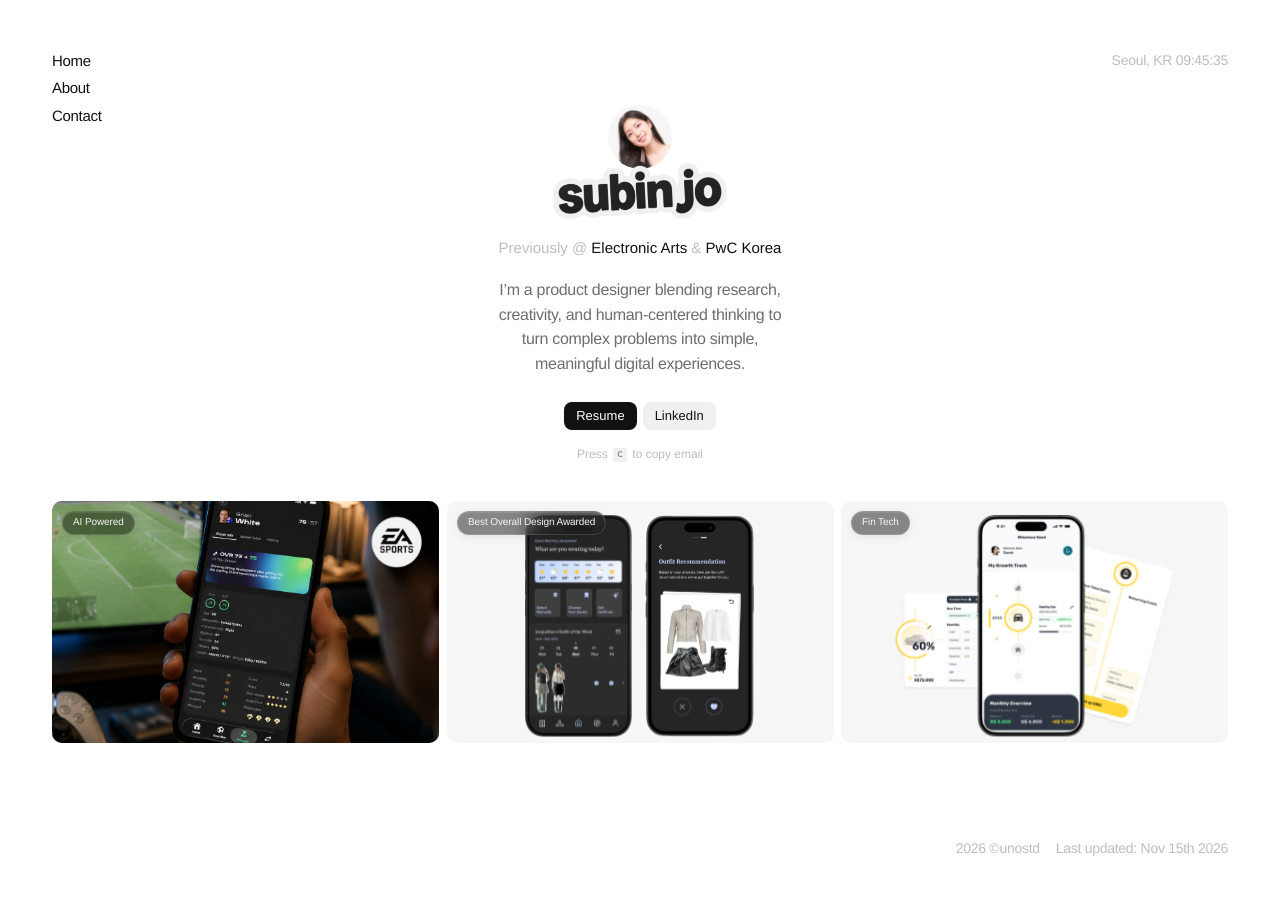
<file: index.html>
<!doctype html>
<!-- asset-build: 202611102305 -->
<html lang="en">
  <head>
    <meta charset="UTF-8" />
    <meta name="viewport" content="width=device-width, initial-scale=1.0" />
    <title>Subin Jo • Product Designer</title>
    <link rel="icon" href="/assets/home/sj.svg?v=2" type="image/svg+xml" />
    <link rel="apple-touch-icon" href="/assets/home/sj-touch.png" />
    <meta
      name="description"
      content="Portfolio of Subin Jo, a product designer creating meaningful experiences that connect people and ideas worldwide."
    />
    <meta property="og:type" content="website" />
    <meta property="og:site_name" content="Subin Jo" />
    <meta property="og:url" content="https://subinjo.com/" />
    <meta property="og:title" content="Subin Jo • Product Designer" />
    <meta
      property="og:description"
      content="Portfolio of Subin Jo, a product designer creating meaningful experiences that connect people and ideas worldwide."
    />
    <meta property="og:image" content="https://subinjo.com/assets/home/og-share.jpg" />
    <meta property="og:image:secure_url" content="https://subinjo.com/assets/home/og-share.jpg" />
    <meta property="og:image:type" content="image/jpeg" />
    <meta property="og:image:width" content="1200" />
    <meta property="og:image:height" content="630" />
    <meta name="twitter:card" content="summary_large_image" />
    <meta name="twitter:title" content="Subin Jo • Product Designer" />
    <meta
      name="twitter:description"
      content="Portfolio of Subin Jo, a product designer creating meaningful experiences that connect people and ideas worldwide."
    />
    <meta name="twitter:image" content="https://subinjo.com/assets/home/og-share.jpg" />
    <link rel="image_src" href="https://subinjo.com/assets/home/og-share.jpg" />
    <link rel="preconnect" href="https://fonts.googleapis.com" />
    <link rel="preconnect" href="https://fonts.gstatic.com" crossorigin />
    <link
      href="https://fonts.googleapis.com/css2?family=Caveat:wght@500;600&family=Reddit+Mono:wght@300;400;500&display=swap"
      rel="stylesheet"
    />
    <link rel="stylesheet" href="/styles.css?v=202611171906" />
    <!-- home layout v202611110048 -->
    <style>
      body.home-page .home-work {
        --home-work-gap: 8px !important;
        gap: 8px !important;
        column-gap: 8px !important;
        row-gap: 8px !important;
      }

      @media (min-width: 961px) {
        body.home-page {
          --home-edge-inline: clamp(28px, 4.2vw, 52px);
        }

        body.home-page .home-layout {
          padding-left: var(--home-edge-inline) !important;
          padding-right: var(--home-edge-inline) !important;
        }

        body.home-page .home-sidebar {
          left: var(--home-edge-inline) !important;
        }

        body.home-page .home-clock {
          right: var(--home-edge-inline) !important;
          text-align: right !important;
        }

        body.home-page .home-main {
          align-items: stretch !important;
        }

        body.home-page .home-main-inner {
          width: 100% !important;
          max-width: none !important;
          align-items: stretch !important;
          margin-left: auto !important;
          margin-right: auto !important;
        }

        body.home-page .home-work {
          width: 100% !important;
          max-width: none !important;
          margin-left: 0 !important;
          margin-right: 0 !important;
          padding: 0 !important;
        }

        body.home-page .home-work-media {
          aspect-ratio: 16 / 10 !important;
        }

        body.home-page:not(.about-page) .home-topbar {
          margin-bottom: clamp(14px, 2.6vh, 34px) !important;
        }

        body.home-page:not(.about-page) .home-layout {
          padding-top: clamp(34px, 4.8vw, 62px) !important;
        }

        body.home-page:not(.about-page) .home-work {
          margin-top: clamp(18px, 3.2vh, 34px) !important;
        }
      }
    </style>
  </head>
  <body class="home-page">
    <div class="home-layout">
      <aside class="home-sidebar" aria-label="Site navigation">
        <nav class="home-sidebar-nav">
          <ul class="home-sidebar-list">
            <li>
              <a class="home-sidebar-link is-active" href="/" aria-current="page">Home</a>
            </li>
            <li>
              <a class="home-sidebar-link" href="/about-me/">About</a>
            </li>
            <li class="home-sidebar-group" tabindex="0">
              <span class="home-sidebar-label home-sidebar-contact">Contact</span>
              <ul class="home-sidebar-sublist">
                <li class="home-sidebar-email-item">
                  <span class="home-sidebar-sub-arrow" aria-hidden="true">↳</span>
                  <button class="home-sidebar-link home-sidebar-button is-muted" type="button" data-home-copy-email>
                    Email
                  </button>
                  <span class="home-copy-flash home-sidebar-copy-flash" role="status" aria-live="polite" hidden
                    >copied!</span
                  >
                </li>
                <li>
                  <a
                    class="home-sidebar-link is-muted"
                    href="https://www.linkedin.com/in/subinjo68/"
                    target="_blank"
                    rel="noreferrer"
                    >LinkedIn</a
                  >
                </li>
                <li>
                  <a class="home-sidebar-link is-muted" href="/resume.html" target="_blank" rel="noreferrer">Resume</a>
                </li>
              </ul>
            </li>
          </ul>
        </nav>
      </aside>

      <main class="home-main" id="home">
        <div class="home-main-inner">
        <header class="home-topbar">
          <p class="home-clock" id="home-clock" aria-live="polite">Seoul, KR —:—:—</p>
        </header>

        <section class="home-intro" aria-label="Introduction">
          <div class="home-identity">
          <div class="home-avatar-wrap" tabindex="0" aria-label="Subin Jo">
            <svg class="home-avatar-greeting" viewBox="0 0 100 100" aria-hidden="true">
              <defs>
                <path id="home-avatar-greeting-arc" d="M 12 52 A 39 39 0 1 1 88 52" />
              </defs>
              <text>
                <textPath href="#home-avatar-greeting-arc" startOffset="50%" text-anchor="middle">hi there!</textPath>
              </text>
            </svg>
            <span class="home-avatar-disk" aria-hidden="true"></span>
            <span class="home-avatar-photo">
              <img
                class="home-avatar"
                src="/assets/home/home-avatar.png"
                alt=""
                width="64"
                height="64"
                decoding="async"
              />
            </span>
          </div>
          <h1 class="home-name">
            <img
              class="home-name-logo"
              src="/assets/home/subinjo.svg"
              alt="Subin Jo"
              width="206"
              height="78"
              decoding="async"
            />
          </h1>
          </div>
          <p class="home-prev">Previously @ <span>Electronic Arts</span> &amp; <span>PwC Korea</span></p>
          <p class="home-bio">
            I’m a product designer blending research, creativity, and human-centered thinking to turn complex problems into
            simple, meaningful digital experiences.
          </p>
          <div class="home-actions">
            <div class="home-cta">
              <a class="home-cta-button home-cta-button-primary" href="/resume.html" target="_blank" rel="noreferrer">Resume</a>
              <a
                class="home-cta-button home-cta-button-secondary"
                href="https://www.linkedin.com/in/subinjo68/"
                target="_blank"
                rel="noreferrer"
                >LinkedIn</a
              >
            </div>
            <div class="home-copy-hint-row">
              <p class="home-copy-hint" id="home-copy-hint">
                Press <kbd>c</kbd> to copy email
              </p>
              <span class="home-copy-flash" id="home-copy-flash" role="status" aria-live="polite" hidden>copied!</span>
            </div>
          </div>
        </section>

        <section class="home-work" aria-label="Selected work">
          <a class="home-work-card home-work-card--ea" href="/ea-games/">
            <div class="home-work-media" aria-hidden="true">
              <div class="home-work-tags">
                <span class="home-work-tag">AI Powered</span>
              </div>
              <img src="/assets/home/ea-preview.svg?v=2" alt="" loading="lazy" decoding="async" />
            </div>
            <h2 class="home-work-title">AI Powered Second Screen Experience</h2>
          </a>

          <a class="home-work-card" href="/identifit/">
            <div class="home-work-media" aria-hidden="true">
              <div class="home-work-tags">
                <span class="home-work-tag">Best Overall Design Awarded</span>
              </div>
              <img src="/assets/home/identifit-preview.svg" alt="" loading="lazy" decoding="async" />
            </div>
            <h2 class="home-work-title">Digital Closet &amp; Outfit Planning</h2>
          </a>

          <a class="home-work-card" href="/milestone/">
            <div class="home-work-media" aria-hidden="true">
              <div class="home-work-tags">
                <span class="home-work-tag">Fin Tech</span>
              </div>
              <img src="/assets/home/milestone-preview.svg" alt="" loading="lazy" decoding="async" />
            </div>
            <h2 class="home-work-title">Goal-Based Financial Planning</h2>
          </a>
        </section>

        <footer class="home-footer">
          <p>2026 ©unostd<span class="home-footer-updated">Last updated: Nov 15th 2026</span></p>
        </footer>
        </div>
      </main>
    </div>

    <script src="/script.js?v=202611110055"></script>
  </body>
</html>
</file>
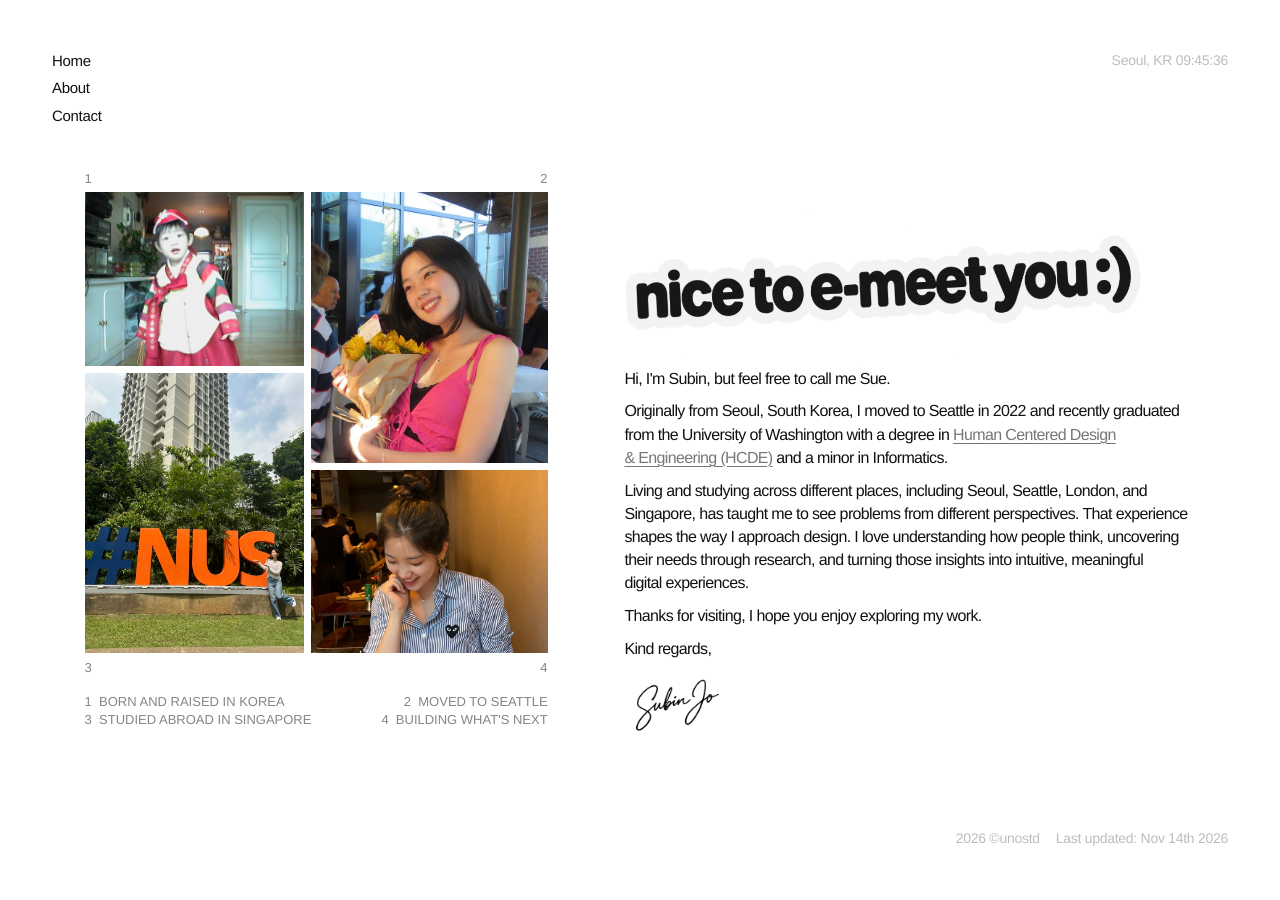
<file: about-me/index.html>
<!doctype html>
<html lang="en">
  <head>
    <meta charset="UTF-8" />
    <meta name="viewport" content="width=device-width, initial-scale=1.0" />
    <title>Subin Jo • Product designer</title>
    <link rel="icon" href="/assets/home/sj.svg?v=2" type="image/svg+xml" />
    <link rel="apple-touch-icon" href="/assets/home/sj-touch.png" />
    <link rel="preconnect" href="https://fonts.googleapis.com" />
    <link rel="preconnect" href="https://fonts.gstatic.com" crossorigin />
    <link
      href="https://fonts.googleapis.com/css2?family=Caveat:wght@500;600&family=Instrument+Sans:wght@300;400;500&family=Instrument+Serif:ital@0;1&family=Reddit+Mono:wght@300;400;500&display=swap"
      rel="stylesheet"
    />
    <link rel="stylesheet" href="/styles.css?v=202611142206" />
    <style>
      .about-page .about-greeting {
        animation: none !important;
        transform: rotate(-3deg) !important;
      }

      html:has(body.about-page.home-page) {
        overflow: hidden;
        height: 100%;
      }

      body.about-page.home-page {
        overflow: hidden;
        height: 100svh;
      }

      @media (min-width: 961px) {
        body.about-page.home-page {
          --home-edge-inline: clamp(28px, 4.2vw, 52px);
        }

        body.about-page.home-page .home-layout {
          padding-left: var(--home-edge-inline) !important;
          padding-right: var(--home-edge-inline) !important;
        }

        body.about-page.home-page .home-sidebar {
          left: var(--home-edge-inline) !important;
        }

        body.about-page.home-page .home-clock {
          right: var(--home-edge-inline) !important;
          text-align: right !important;
        }

        body.about-page.home-page .home-main {
          align-items: stretch !important;
        }

        body.about-page.home-page .home-main-inner {
          width: 100% !important;
          max-width: none !important;
          align-items: stretch !important;
        }

        body.about-page.home-page .about-home-footer {
          align-self: stretch !important;
          width: 100% !important;
          justify-content: flex-end !important;
          padding-right: 0 !important;
        }

        body.about-page.home-page .about-home-footer p {
          text-align: right !important;
        }
      }
    </style>
  </head>
  <body class="about-page home-page">
  <div class="home-layout">
      <aside class="home-sidebar" aria-label="Site navigation">
        <nav class="home-sidebar-nav">
          <ul class="home-sidebar-list">
            <li>
              <a class="home-sidebar-link" href="/">Home</a>
            </li>
            <li>
              <a class="home-sidebar-link is-active" href="/about-me/" aria-current="page">About</a>
            </li>
            <li class="home-sidebar-group" tabindex="0">
              <span class="home-sidebar-label home-sidebar-contact">Contact</span>
              <ul class="home-sidebar-sublist">
                <li class="home-sidebar-email-item">
                  <span class="home-sidebar-sub-arrow" aria-hidden="true">↳</span>
                  <button class="home-sidebar-link home-sidebar-button is-muted" type="button" data-home-copy-email>
                    Email
                  </button>
                  <span class="home-copy-flash home-sidebar-copy-flash" role="status" aria-live="polite" hidden
                    >copied!</span
                  >
                </li>
                <li>
                  <a
                    class="home-sidebar-link is-muted"
                    href="https://www.linkedin.com/in/subinjo68/"
                    target="_blank"
                    rel="noreferrer"
                    >LinkedIn</a
                  >
                </li>
                <li>
                  <a class="home-sidebar-link is-muted" href="/resume.html" target="_blank" rel="noreferrer">Resume</a>
                </li>
              </ul>
            </li>
          </ul>
        </nav>
      </aside>

      <main class="home-main">
        <div class="home-main-inner">
        <header class="home-topbar">
          <p class="home-clock" id="home-clock" aria-live="polite">Seoul, KR —:—:—</p>
        </header>

        <div class="about-shell">
      <section class="about-content" aria-label="About Subin Jo">
        <div class="about-collage" aria-label="Personal photo collage">
          <figure class="about-photo about-photo-1">
            <span class="photo-number">1</span>
            <img src="/assets/about/about-1.jpeg" alt="Subin as a child" />
          </figure>

          <figure class="about-photo about-photo-2">
            <span class="photo-number">2</span>
            <img src="/assets/about/about-2.jpeg" alt="Subin after moving to Seattle" />
          </figure>

          <figure class="about-photo about-photo-3">
            <span class="photo-number">3</span>
            <img src="/assets/about/about-3.jpeg" alt="Subin studying abroad in Singapore" />
          </figure>

          <figure class="about-photo about-photo-4">
            <span class="photo-number">4</span>
            <img src="/assets/about/about-4.jpeg" alt="Subin building what is next" />
          </figure>

          <div class="about-caption">
            <span>1&nbsp; Born and raised in Korea</span>
            <span>2&nbsp; Moved to Seattle</span>
            <span>3&nbsp; Studied abroad in Singapore</span>
            <span>4&nbsp; Building what's next</span>
          </div>
        </div>

        <article class="about-letter">
          <h1 class="about-title">
            <img
              class="about-greeting"
              src="/assets/about/nice-to-e-meet-you.svg"
              alt="nice to e-meet you :)"
              width="973"
              height="302"
              decoding="async"
            />
          </h1>

          <p>Hi, I'm Subin, but feel free to call me Sue.</p>

          <p class="about-degree-copy">
            Originally from Seoul, South Korea, I moved to Seattle in 2022 and recently graduated from the University of Washington with a degree in
            <span class="hcde-tooltip-wrap about-hcde-tooltip-wrap" tabindex="0">
              <span class="hcde-link">Human Centered Design</span>
              <span class="hcde-tooltip" role="tooltip">
                <strong>What is HCDE?</strong>
                <span>We learn how people think &amp; use that<br />to design better tech (｡'ᴗ'｡)ﾉ*</span>
              </span>
            </span>
            <span class="about-hcde-second-line">
              <span class="hcde-tooltip-wrap about-hcde-tooltip-wrap" tabindex="0">
                <span class="hcde-link">&amp; Engineering (HCDE)</span>
                <span class="hcde-tooltip" role="tooltip">
                  <strong>What is HCDE?</strong>
                  <span>We learn how people think &amp; use that<br />to design better tech (｡'ᴗ'｡)ﾉ*</span>
                </span>
              </span>
              and a minor in Informatics.
            </span>
          </p>

          <p>
            Living and studying across different places, including Seoul, Seattle, London, and Singapore, has taught me to see problems from different perspectives. That experience shapes the way I approach design. I love understanding how people think, uncovering their needs through research, and turning those insights into intuitive, meaningful digital experiences.
          </p>

          <p>Thanks for visiting, I hope you enjoy exploring my work.</p>

          <p>Kind regards,</p>

          <img class="about-signature" src="/assets/about/signature.png" alt="Subin Jo signature" />

        </article>
      </section>
        </div>

        <footer class="home-footer about-home-footer">
          <p>2026 ©unostd<span class="home-footer-updated">Last updated: Nov 14th 2026</span></p>
        </footer>
        </div>
      </main>
    </div>

    <script src="/script.js?v=202611110055"></script>
  </body>
</html>
</file>
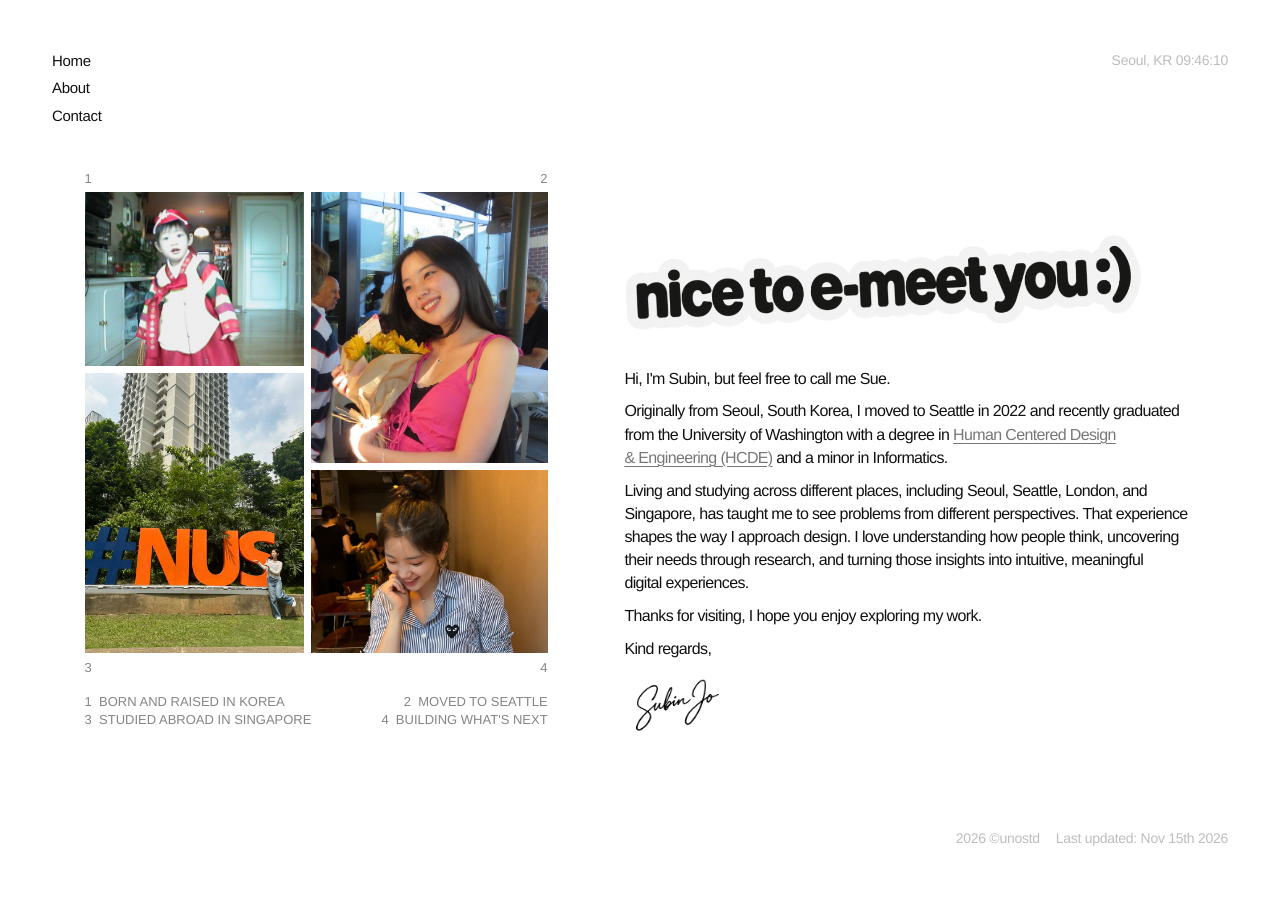
<file: about-me.html>
<!doctype html>
<html lang="en">
  <head>
    <meta charset="UTF-8" />
    <meta name="viewport" content="width=device-width, initial-scale=1.0" />
    <title>Subin Jo • Product designer</title>
    <link rel="icon" href="/assets/home/sj.svg?v=2" type="image/svg+xml" />
    <link rel="apple-touch-icon" href="/assets/home/sj-touch.png" />
    <link rel="preconnect" href="https://fonts.googleapis.com" />
    <link rel="preconnect" href="https://fonts.gstatic.com" crossorigin />
    <link
      href="https://fonts.googleapis.com/css2?family=Caveat:wght@500;600&family=Reddit+Mono:wght@300;400;500&display=swap"
      rel="stylesheet"
    />
    <link rel="stylesheet" href="/styles.css?v=202611171906" />
    <style>
      .about-page .about-greeting {
        animation: none !important;
        transform: rotate(-3deg) !important;
      }

      html:has(body.about-page.home-page) {
        overflow: hidden;
        height: 100%;
      }

      body.about-page.home-page {
        overflow: hidden;
        height: 100svh;
      }

      @media (min-width: 961px) {
        body.about-page.home-page {
          --home-edge-inline: clamp(28px, 4.2vw, 52px);
        }

        body.about-page.home-page .home-layout {
          padding-left: var(--home-edge-inline) !important;
          padding-right: var(--home-edge-inline) !important;
        }

        body.about-page.home-page .home-sidebar {
          left: var(--home-edge-inline) !important;
        }

        body.about-page.home-page .home-clock {
          right: var(--home-edge-inline) !important;
          text-align: right !important;
        }

        body.about-page.home-page .home-main {
          align-items: stretch !important;
        }

        body.about-page.home-page .home-main-inner {
          width: 100% !important;
          max-width: none !important;
          align-items: stretch !important;
        }

        body.about-page.home-page .about-home-footer {
          align-self: stretch !important;
          width: 100% !important;
          justify-content: flex-end !important;
          padding-right: 0 !important;
        }

        body.about-page.home-page .about-home-footer p {
          text-align: right !important;
        }
      }
    </style>
  </head>
  <body class="about-page home-page">
  <div class="home-layout">
      <aside class="home-sidebar" aria-label="Site navigation">
        <nav class="home-sidebar-nav">
          <ul class="home-sidebar-list">
            <li>
              <a class="home-sidebar-link" href="/">Home</a>
            </li>
            <li>
              <a class="home-sidebar-link is-active" href="/about-me/" aria-current="page">About</a>
            </li>
            <li class="home-sidebar-group" tabindex="0">
              <span class="home-sidebar-label home-sidebar-contact">Contact</span>
              <ul class="home-sidebar-sublist">
                <li class="home-sidebar-email-item">
                  <span class="home-sidebar-sub-arrow" aria-hidden="true">↳</span>
                  <button class="home-sidebar-link home-sidebar-button is-muted" type="button" data-home-copy-email>
                    Email
                  </button>
                  <span class="home-copy-flash home-sidebar-copy-flash" role="status" aria-live="polite" hidden
                    >copied!</span
                  >
                </li>
                <li>
                  <a
                    class="home-sidebar-link is-muted"
                    href="https://www.linkedin.com/in/subinjo68/"
                    target="_blank"
                    rel="noreferrer"
                    >LinkedIn</a
                  >
                </li>
                <li>
                  <a class="home-sidebar-link is-muted" href="/resume.html" target="_blank" rel="noreferrer">Resume</a>
                </li>
              </ul>
            </li>
          </ul>
        </nav>
      </aside>

      <main class="home-main">
        <div class="home-main-inner">
        <header class="home-topbar">
          <p class="home-clock" id="home-clock" aria-live="polite">Seoul, KR —:—:—</p>
        </header>

        <div class="about-shell">
      <section class="about-content" aria-label="About Subin Jo">
        <div class="about-collage" aria-label="Personal photo collage">
          <figure class="about-photo about-photo-1">
            <span class="photo-number">1</span>
            <img src="/assets/about/about-1.jpeg" alt="Subin as a child" />
          </figure>

          <figure class="about-photo about-photo-2">
            <span class="photo-number">2</span>
            <img src="/assets/about/about-2.jpeg" alt="Subin after moving to Seattle" />
          </figure>

          <figure class="about-photo about-photo-3">
            <span class="photo-number">3</span>
            <img src="/assets/about/about-3.jpeg" alt="Subin studying abroad in Singapore" />
          </figure>

          <figure class="about-photo about-photo-4">
            <span class="photo-number">4</span>
            <img src="/assets/about/about-4.jpeg" alt="Subin building what is next" />
          </figure>

          <div class="about-caption">
            <span>1&nbsp; Born and raised in Korea</span>
            <span>2&nbsp; Moved to Seattle</span>
            <span>3&nbsp; Studied abroad in Singapore</span>
            <span>4&nbsp; Building what's next</span>
          </div>
        </div>

        <article class="about-letter">
          <h1 class="about-title">
            <img
              class="about-greeting"
              src="/assets/about/nice-to-e-meet-you.svg"
              alt="nice to e-meet you :)"
              width="973"
              height="302"
              decoding="async"
            />
          </h1>

          <p>Hi, I'm Subin, but feel free to call me Sue.</p>

          <p class="about-degree-copy">
            Originally from Seoul, South Korea, I moved to Seattle in 2022 and recently graduated from the University of Washington with a degree in
            <span class="hcde-tooltip-wrap about-hcde-tooltip-wrap" tabindex="0">
              <span class="hcde-link">Human Centered Design</span>
              <span class="hcde-tooltip" role="tooltip">
                <strong>What is HCDE?</strong>
                <span>We learn how people think &amp; use that<br />to design better tech (｡'ᴗ'｡)ﾉ*</span>
              </span>
            </span>
            <span class="about-hcde-second-line">
              <span class="hcde-tooltip-wrap about-hcde-tooltip-wrap" tabindex="0">
                <span class="hcde-link">&amp; Engineering (HCDE)</span>
                <span class="hcde-tooltip" role="tooltip">
                  <strong>What is HCDE?</strong>
                  <span>We learn how people think &amp; use that<br />to design better tech (｡'ᴗ'｡)ﾉ*</span>
                </span>
              </span>
              and a minor in Informatics.
            </span>
          </p>

          <p>
            Living and studying across different places, including Seoul, Seattle, London, and Singapore, has taught me to see problems from different perspectives. That experience shapes the way I approach design. I love understanding how people think, uncovering their needs through research, and turning those insights into intuitive, meaningful digital experiences.
          </p>

          <p>Thanks for visiting, I hope you enjoy exploring my work.</p>

          <p>Kind regards,</p>

          <img class="about-signature" src="/assets/about/signature.png" alt="Subin Jo signature" />

        </article>
      </section>
        </div>

        <footer class="home-footer about-home-footer">
          <p>2026 ©unostd<span class="home-footer-updated">Last updated: Nov 15th 2026</span></p>
        </footer>
        </div>
      </main>
    </div>

    <script src="/script.js?v=202611110055"></script>
  </body>
</html>
</file>
<file: styles.css>
:root {
  --ink: #111111;
  --body: #858585;
  --soft: #9c9c9c;
  --line: rgba(0, 0, 0, 0.03);
  --shadow: 0 1px 1px rgba(0, 0, 0, 0.04), 0 6px 10px rgba(0, 0, 0, 0.1);
  --sans: "Helvetica Neue", Helvetica, Arial, sans-serif;
  --mono: "Reddit Mono", "SFMono-Regular", Consolas, monospace;
  --page-gutter: clamp(40px, 7vw, 80px);
  --case-nav-space: clamp(148px, 11vw, 200px);
  --content-width: min(1480px, calc(100vw - (var(--page-gutter) * 2)));
}

* {
  box-sizing: border-box;
}

html {
  scroll-behavior: smooth;
  -webkit-font-smoothing: antialiased;
  text-rendering: geometricPrecision;
  background: #ffffff;
}

body {
  margin: 0;
  min-height: 100vh;
  background: #ffffff;
  color: var(--body);
  font-family: var(--sans);
  font-size: 15px;
  font-weight: 300;
  line-height: 1.4;
  overflow-x: clip;
}

a {
  color: inherit;
  text-decoration: none;
}

img {
  display: block;
  max-width: 100%;
}

.project-type {
  margin: 0;
  color: var(--soft);
  font-family: var(--mono);
  font-size: 11px;
  font-weight: 500;
  letter-spacing: 0.5px;
  line-height: 1;
  text-transform: uppercase;
}

.case-study-shell {
  width: 100%;
  min-height: 100svh;
  padding: 0;
  color: var(--ink);
  font-family: var(--sans);
  font-size: 16px;
  font-weight: 400;
}

.case-study-shell .project-type {
  color: #9a9a9a;
  font-family: var(--sans);
  font-size: 15px;
  font-weight: 400;
  letter-spacing: -0.02em;
  text-transform: none;
}

.case-study-hero {
  --case-nav-top: clamp(28px, 4vw, 56px);
  --case-nav-item: calc(15px * 1.35);
  --case-nav-gap: 10px;
  position: relative;
  min-height: auto;
  padding: calc(var(--case-nav-top) + var(--case-nav-item) + var(--case-nav-gap)) 0 8px;
  display: block;
}

.case-nav-back,
.case-nav-top {
  display: inline-flex;
  align-items: center;
  gap: 6px;
  width: fit-content;
  color: #bdbdbd;
  font-family: var(--sans);
  font-size: 15px;
  font-weight: 400;
  line-height: 1.35;
  letter-spacing: -0.02em;
  text-decoration: none;
  white-space: nowrap;
  transition: color 180ms ease;
}

.case-nav-back svg {
  width: 15px;
  height: 12px;
  display: block;
  flex: 0 0 auto;
}

.case-nav-top::before {
  content: "";
  flex: 0 0 auto;
  display: block;
  background-color: currentColor;
}

.case-nav-top::before {
  width: 12px;
  height: 14px;
  -webkit-mask: url("data:image/svg+xml,%3Csvg width='16' height='19' viewBox='0 0 16 19' fill='none' xmlns='http://www.w3.org/2000/svg'%3E%3Cpath d='M8 18V2M1.5 8.5L8 2L14.5 8.5' stroke='black' stroke-width='1.85' stroke-linecap='round' stroke-linejoin='round'/%3E%3C/svg%3E")
    center / contain no-repeat;
  mask: url("data:image/svg+xml,%3Csvg width='16' height='19' viewBox='0 0 16 19' fill='none' xmlns='http://www.w3.org/2000/svg'%3E%3Cpath d='M8 18V2M1.5 8.5L8 2L14.5 8.5' stroke='black' stroke-width='1.85' stroke-linecap='round' stroke-linejoin='round'/%3E%3C/svg%3E")
    center / contain no-repeat;
}

.case-nav-back:hover,
.case-nav-back:focus-visible,
.case-nav-top:hover,
.case-nav-top:focus-visible {
  color: #4a4a4a;
  outline: none;
}

.case-nav-top {
  position: fixed;
  top: clamp(28px, 4vw, 56px);
  right: clamp(20px, 5vw, 72px);
  z-index: 50;
}

.case-nav-top.is-light {
  color: rgba(255, 255, 255, 0.62);
}

.case-nav-top.is-light:hover,
.case-nav-top.is-light:focus-visible {
  color: #ffffff;
}

.section-index {
  position: fixed;
  top: clamp(28px, 4vw, 56px);
  left: clamp(20px, 5vw, 72px);
  z-index: 50;
  display: flex;
  flex-direction: column;
  gap: 10px;
  max-width: 180px;
}

.section-index a {
  display: inline-block;
  width: fit-content;
  padding: 0;
  border-radius: 0;
  color: #bdbdbd;
  font-family: var(--sans);
  font-size: 15px;
  font-weight: 400;
  letter-spacing: -0.02em;
  line-height: 1.35;
  text-decoration: none;
  white-space: nowrap;
  transition: color 180ms ease;
}

.section-index .case-nav-back {
  display: inline-flex;
  align-items: center;
  gap: 6px;
}

.section-index a:hover,
.section-index a:focus-visible {
  color: #4a4a4a;
  outline: none;
}

.section-index a.is-active {
  color: var(--ink);
}

.section-index.is-light .case-nav-back {
  color: rgba(255, 255, 255, 0.62);
}

.section-index.is-light .case-nav-back:hover,
.section-index.is-light .case-nav-back:focus-visible {
  color: #ffffff;
}

.section-index.is-light a {
  color: rgba(255, 255, 255, 0.58);
}

.section-index.is-light a:hover,
.section-index.is-light a:focus-visible {
  color: rgba(255, 255, 255, 0.86);
}

.section-index.is-light a.is-active {
  color: #ffffff;
}

.case-hero-content {
  width: min(698px, calc(100vw - 48px));
  margin: 0 auto;
  display: flex;
  flex-direction: column;
  align-items: stretch;
  gap: 36px;
}

.case-hero-copy {
  width: 100%;
  color: var(--ink);
}

.case-award {
  margin: 0 0 18px;
  color: #808080;
  font-family: var(--sans);
  font-size: 14px;
  font-weight: 400;
  line-height: 1.35;
  display: flex;
  align-items: center;
  gap: 10px;
  flex-wrap: wrap;
}

.case-award a {
  display: inline;
  padding: 0 0 1px;
  border-radius: 3px;
  text-decoration: underline;
  text-decoration-thickness: 1px;
  text-underline-offset: 2px;
  transition: background 180ms ease, color 180ms ease, text-decoration-color 180ms ease;
}

.case-award a:hover,
.case-award a:focus-visible {
  background: #4b3084;
  color: #fff;
  text-decoration-color: transparent;
  outline: none;
}

.case-award a.ea-award-link:hover,
.case-award a.ea-award-link:focus-visible {
  background: #255af6;
  color: #fff;
}

.case-award-badge {
  display: inline-flex;
  width: 28px;
  height: 28px;
  margin-left: 0;
  border-radius: 5px;
  background: #5a3c93;
  color: #f7f7f7;
  align-items: center;
  justify-content: center;
  font-family: var(--sans);
  font-size: 12px;
  font-weight: 500;
  line-height: 1;
  vertical-align: middle;
  overflow: hidden;
}

.case-award-badge::after {
  content: attr(data-fallback);
}

.case-award-badge img {
  width: 100%;
  height: 100%;
  border-radius: 3px;
  display: block;
  object-fit: cover;
}

.ea-award-badge {
  background: transparent;
}

.ea-award-badge img {
  border-radius: 0;
  object-fit: contain;
}

.ea-case-page .case-award,
.milestone-award {
  gap: 10px;
}

.ea-award-client,
.case-award-client {
  display: inline-flex;
  align-items: center;
  gap: 5px;
  white-space: nowrap;
}

.ea-award-client .case-award-badge,
.case-award-client .case-award-badge {
  margin-left: 5px;
  flex: 0 0 auto;
}

.case-award-badge-maybank {
  background: #ffd400;
  color: var(--ink);
}

.milestone-award {
  display: flex;
  align-items: center;
  white-space: nowrap;
}

.ea-case-page .case-award-pill,
.milestone-award .case-award-pill {
  flex: 0 0 auto;
  margin-right: 0;
}

.case-award-client .case-award-badge {
  flex: 0 0 auto;
}

.milestone-award a:hover,
.milestone-award a:focus-visible {
  background: #ffd637;
  color: var(--ink);
  text-decoration-color: transparent;
  outline: none;
}

.case-award-pill {
  display: inline-flex;
  height: 22px;
  margin-right: 0;
  padding: 0 8px;
  border: 0;
  border-radius: 4px;
  background: #f2f2f2;
  color: #808080;
  align-items: center;
  justify-content: center;
  font-family: var(--sans);
  font-size: 11px;
  font-weight: 500;
  letter-spacing: 0.02em;
  line-height: 1;
  text-align: center;
  text-transform: uppercase;
  vertical-align: middle;
  white-space: nowrap;
}

.case-hero-copy h1 {
  margin: 0 0 10px;
  color: var(--ink);
  font-family: var(--sans);
  font-size: 28px;
  font-style: normal;
  font-weight: 700;
  letter-spacing: -0.03em;
  line-height: 1.15;
}

@media (prefers-reduced-motion: no-preference) {
  .case-hero-content {
    animation: home-intro-rise 700ms cubic-bezier(0.22, 1, 0.36, 1) both;
  }
}

.scroll-fade {
  opacity: 0;
  transform: translateY(16px);
  transition:
    opacity 620ms ease,
    transform 720ms cubic-bezier(0.22, 1, 0.36, 1);
}

.scroll-fade.is-visible {
  opacity: 1;
  transform: translateY(0);
}

.case-deck {
  width: 100%;
  max-width: none;
  margin: 0;
  color: var(--ink);
  font-family: var(--sans);
  font-size: 16px;
  font-weight: 400;
  letter-spacing: -0.015em;
  line-height: 1.45;
  text-wrap: pretty;
}

.case-facts {
  width: max-content;
  max-width: 100%;
  display: flex;
  flex-direction: column;
  gap: 12px;
  margin: 28px 0 0;
}

.case-facts div {
  min-width: 0;
  display: grid;
  grid-template-columns: 112px minmax(0, max-content);
  column-gap: 28px;
  align-items: start;
}

.case-facts dt {
  margin: 0;
  color: #9a9a9a;
  font-family: var(--sans);
  font-size: 15px;
  font-weight: 400;
  line-height: 1.4;
  text-transform: none;
}

.case-facts dd {
  margin: 0;
  color: var(--ink);
  font-family: var(--sans);
  font-size: 15px;
  font-weight: 400;
  line-height: 1.4;
}

.case-hero-media {
  width: 100%;
  aspect-ratio: 16 / 10;
  border-radius: 20px;
  overflow: hidden;
  display: flex;
  align-items: center;
  justify-content: center;
  background: transparent;
}

.case-hero-media img,
.ea-hero-media img {
  width: 100%;
  height: 100%;
  max-width: none;
  max-height: none;
  object-fit: contain;
  border-radius: 0;
}

.case-study-section {
  width: min(698px, calc(100vw - 48px));
  min-height: 0;
  margin: 0 auto 50px;
  padding: 0;
  display: block;
  text-align: left;
}

.case-study-hero + .case-study-section {
  margin-top: 50px;
}

.ea-case-page .case-study-hero {
  min-height: auto;
  padding-bottom: 8px;
}

.ea-case-page .case-hero-content {
  width: min(698px, calc(100vw - 48px));
  margin-inline: auto;
}

.case-study-section h2 {
  max-width: 100%;
  margin: 0;
  color: var(--ink);
  font-family: var(--sans);
  font-size: 26px;
  font-style: normal;
  font-weight: 700;
  line-height: 1.2;
  letter-spacing: -0.03em;
  text-wrap: wrap;
}

.case-study-section .project-type {
  margin: 0 0 14px;
  color: #9a9a9a;
  font-family: var(--sans);
  font-size: 15px;
  font-weight: 400;
  line-height: 1.3;
  letter-spacing: -0.02em;
  text-transform: none;
}

.case-study-section p:not(.project-type) {
  max-width: 100%;
  margin: 25px 0 0;
  color: var(--ink);
  font-family: var(--sans);
  font-size: 16px;
  font-weight: 400;
  line-height: 1.7;
  text-wrap: pretty;
}

.case-study-section p:not(.project-type) + p:not(.project-type) {
  margin-top: 1.7em;
}

.case-study-section .ideation-assets > .ideation-flow-note {
  margin-top: 0;
}

.milestone-tdlr-section {
  width: min(698px, calc(100vw - 48px));
}

.milestone-problem-section {
  width: min(698px, calc(100vw - 48px));
}

.milestone-research-section {
  width: min(698px, calc(100vw - 48px));
}

body.case-page {
  --sheet-gap: 36px;
  --sheet-top: calc(clamp(28px, 4vw, 56px) + 8px);
  background: #f9f9f9;
}

html:has(body.case-page) {
  background: #f9f9f9;
}

.case-sheet {
  width: min(calc(877px + (var(--sheet-gap) * 2)), calc(100vw - 24px));
  margin: var(--sheet-top) auto 36px;
  padding: 0 var(--sheet-gap) 48px;
  box-sizing: border-box;
  background: #ffffff;
  border-radius: 20px;
}

.case-sheet-cap {
  height: 22px;
  margin: 0 calc(var(--sheet-gap) * -1);
  background: #f9f9f9;
  pointer-events: none;
}

.case-sheet-cap::before {
  content: "";
  display: block;
  height: 100%;
  background: #ffffff;
  border-radius: 20px 20px 0 0;
}

.case-sheet .case-study-hero {
  padding-top: 0;
}

.case-page .case-more {
  margin-top: 48px;
  margin-bottom: 0;
}

.case-page .case-scroll > .home-footer {
  padding-top: 28px;
  background: #f9f9f9;
}

@media (min-width: 681px) {
  html:has(body.case-page),
  body.case-page {
    height: 100%;
    overflow: hidden;
  }

  .case-scroll {
    position: fixed;
    z-index: 1;
    top: var(--sheet-top);
    right: 0;
    bottom: 0;
    left: 0;
    overflow-x: hidden;
    overflow-y: auto;
    overscroll-behavior: contain;
    scrollbar-width: thin;
    scrollbar-color: rgba(0, 0, 0, 0.22) transparent;
    background: #f9f9f9;
  }

  .case-scroll .case-sheet {
    width: min(calc(877px + (var(--sheet-gap) * 2)), calc(100vw - 24px));
    margin: 0 auto;
    container-type: inline-size;
  }

  .case-sheet-cap {
    position: sticky;
    top: 0;
    z-index: 4;
  }

  .case-sheet .ea-solution-prototype {
    width: 100cqw;
    margin-left: calc(50% - 50cqw);
  }
}

@media (max-width: 680px) {
  body.case-page {
    --sheet-top: 16px;
  }

  .case-sheet {
    width: calc(100vw - 16px);
    margin: 16px auto 28px;
    padding: 0 14px 28px;
    border-radius: 16px;
  }

  .case-sheet-cap {
    height: 16px;
  }

  .case-sheet-cap::before {
    border-radius: 16px 16px 0 0;
  }

  .case-sheet .case-study-hero {
    padding-top: 0;
  }
}

.milestone-page .case-study-section {
  margin-bottom: 0;
}

.milestone-page .case-study-section + .case-study-section {
  margin-top: 50px;
}

.milestone-page .case-study-hero + .case-study-section {
  margin-top: 100px;
}

.milestone-page .milestone-tdlr-section,
.milestone-page .milestone-problem-section,
.milestone-page .milestone-research-section {
  min-height: 0;
}

.milestone-research-section h2 {
  max-width: 820px;
}

.milestone-problem-title {
  max-width: 820px;
}

.milestone-problem-grid {
  display: grid;
  grid-template-columns: 277px minmax(320px, 1fr);
  gap: 24px;
  align-items: stretch;
  margin-top: 34px;
}

.milestone-problem-visual {
  position: relative;
  display: flex;
  flex-direction: column;
  align-items: stretch;
}

.milestone-stat-card {
  position: absolute;
  inset: 0;
  width: auto;
  height: auto;
  margin: 0;
  padding: 16px 18px 18px;
  background: #f7f7f7;
  color: #666666;
  display: flex;
  flex-direction: column;
  align-items: center;
  justify-content: space-between;
  font-family: var(--sans);
  text-align: center;
}

.milestone-stat-card figcaption {
  width: 100%;
  color: #ababab;
  font-family: var(--sans);
  font-size: 11px;
  font-weight: 400;
  line-height: 1.2;
  text-align: left;
}

.milestone-pie {
  position: relative;
  width: 128px;
  aspect-ratio: 1;
  margin: 2px 0 0;
  border-radius: 50%;
  background: conic-gradient(#ffd627 0deg 252deg, transparent 252deg 360deg);
  filter: drop-shadow(0 3px 2px rgba(0, 0, 0, 0.18));
}

.milestone-pie span {
  position: absolute;
  right: 36px;
  bottom: 30px;
  z-index: 1;
  color: #606060;
  font-family: var(--sans);
  font-size: 25px;
  font-weight: 400;
  line-height: 1;
}

.case-study-section .milestone-stat-card p {
  margin: 0;
  color: #5e5e5e;
  font-family: var(--sans);
  font-size: 14px;
  font-weight: 400;
  line-height: 1.5;
}

.milestone-problem-copy {
  position: relative;
  min-height: 0;
  display: flex;
  flex-direction: column;
  align-items: flex-start;
}

.case-study-section .milestone-problem-copy p {
  margin: 0;
  color: var(--ink);
  font-family: var(--sans);
  font-size: 16px;
  font-weight: 400;
  line-height: 1.7;
  text-wrap: pretty;
}

.case-study-section .milestone-problem-copy p + p {
  margin-top: 36px;
}

.term-tooltip {
  position: relative;
  display: inline-block;
  border-bottom: 0;
  color: #777777;
  text-decoration: underline;
  text-decoration-thickness: 1px;
  text-underline-offset: 3px;
  cursor: default;
  outline: none;
}

.tooltip-panel {
  position: absolute;
  left: 50%;
  bottom: calc(100% + 12px);
  z-index: 20;
  width: max-content;
  max-width: 340px;
  padding: 14px 18px 16px;
  border-radius: 18px;
  background: rgba(248, 248, 248, 0.98);
  box-shadow: 0 12px 40px rgba(0, 0, 0, 0.18), 0 2px 8px rgba(0, 0, 0, 0.08);
  color: #555555;
  font-family: var(--mono);
  font-size: 14px;
  font-weight: 300;
  line-height: 1.55;
  letter-spacing: -0.03em;
  text-align: left;
  white-space: normal;
  opacity: 0;
  pointer-events: none;
  transform: translate(-50%, 10px);
  transition: opacity 160ms ease, transform 160ms ease;
}

.tooltip-panel strong {
  display: block;
  margin-bottom: 6px;
  color: #4a4a4a;
  font-weight: 500;
}

.tooltip-panel span {
  font-weight: 300;
}

.milestone-research-quote {
  box-sizing: border-box;
  padding: 0;
  border: 0 !important;
  border-radius: 0;
  background: transparent !important;
  box-shadow: none;
  outline: none;
  overflow: visible;
}

.case-section-image.milestone-research-quote {
  border: none !important;
  background: transparent !important;
}

.milestone-opportunity-section {
  width: min(698px, calc(100vw - 48px));
}

.milestone-competitor-section {
  width: min(698px, calc(100vw - 48px));
}

.milestone-competitor-section h2 {
  margin-bottom: 18px;
}

.milestone-competitor-grid {
  display: grid;
  grid-template-columns: repeat(2, minmax(0, 1fr));
  gap: 20px;
  margin-top: 22px;
}

.milestone-competitor-card {
  min-height: 324px;
  padding: 30px 26px 28px;
  background: #f7f7f7;
  color: #777777;
}

.milestone-competitor-title {
  min-height: 58px;
  display: flex;
  align-items: flex-start;
  gap: 18px;
}

.milestone-competitor-title img {
  width: 118px;
  max-height: 38px;
  object-fit: contain;
  object-position: left center;
}

.milestone-competitor-title h3 {
  margin: 0;
  color: #111111;
  font-family: var(--sans);
  font-size: 16px;
  font-weight: 400;
  line-height: 1.25;
}

.milestone-competitor-card ul {
  display: grid;
  gap: 14px;
  margin: 24px 0 0;
  padding: 0;
  list-style: none;
}

.milestone-competitor-card li {
  position: relative;
  padding-left: 25px;
  color: #777777;
  font-family: var(--sans);
  font-size: 16px;
  font-weight: 400;
  line-height: 1.4;
}

.milestone-competitor-card li::before {
  position: absolute;
  left: 0;
  top: -1px;
  color: currentColor;
  font-size: 21px;
  line-height: 1.2;
}

.milestone-research-insights {
  margin-top: 50px;
}

.milestone-research-insight {
  padding: 0 0 24px;
  border-bottom: 1px solid #e6e6e6;
}

.milestone-research-insight + .milestone-research-insight {
  padding-top: 24px;
}

.milestone-research-insight h3 {
  margin: 0 0 22px;
  color: var(--ink);
  font-family: var(--sans);
  font-size: 21px;
  font-weight: 500;
  line-height: 1.35;
  letter-spacing: -0.03em;
}

.case-study-section .milestone-research-insight p {
  margin: 0;
  color: var(--ink);
  font-size: 16px;
  font-weight: 400;
  line-height: 1.7;
}

.milestone-competitor-pros li::before {
  content: "○";
}

.milestone-competitor-cons li {
  color: #ff2d2d;
}

.milestone-competitor-cons li::before {
  content: "×";
}

.milestone-opportunity-section h2 {
  margin-bottom: 0;
}

.milestone-direction-table {
  margin-top: 50px;
  color: #3e3e3e;
}

.milestone-direction-head,
.milestone-direction-row {
  display: grid;
  grid-template-columns: 13em 131px;
  column-gap: 160px;
  justify-content: center;
  align-items: start;
}

.milestone-direction-head {
  margin-bottom: 40px;
}

.milestone-direction-head span {
  color: var(--ink);
  font-family: var(--sans);
  font-size: 16px;
  font-weight: 400;
  letter-spacing: -0.04em;
  line-height: 1.5;
  text-align: center;
}

.milestone-direction-row {
  padding-bottom: 25px;
  border-bottom: 1px solid #e6e6e6;
}

.milestone-direction-row + .milestone-direction-row {
  margin-top: 25px;
}

.case-study-section .milestone-direction-row p {
  margin: 0;
  width: auto;
  justify-self: stretch;
  color: #3e3e3e;
  font-family: var(--sans);
  font-size: 16px;
  font-weight: 400;
  letter-spacing: -0.04em;
  line-height: 1.5;
  text-align: center;
}

.case-study-section .milestone-direction-row p > span {
  display: inline-block;
  width: 13em;
  max-width: 100%;
  text-align: left;
}

.milestone-direction-row strong {
  position: relative;
  z-index: 0;
  display: inline-block;
  color: #3e3e3e;
  font-family: var(--sans);
  font-size: 21px;
  font-weight: 400;
  letter-spacing: -0.04em;
  line-height: 1.5;
  text-transform: uppercase;
}

.milestone-direction-row strong::before {
  content: "";
  position: absolute;
  z-index: -1;
  left: -3px;
  right: -3px;
  top: 0;
  bottom: 0;
  background: #fce27b;
  transform: scaleX(0);
  transform-origin: left center;
}

.milestone-direction-row strong.is-highlighted::before {
  animation: milestone-highlight-swipe 720ms cubic-bezier(0.22, 1, 0.36, 1) forwards;
}

@keyframes milestone-highlight-swipe {
  from {
    transform: scaleX(0);
  }

  to {
    transform: scaleX(1);
  }
}

@media (prefers-reduced-motion: reduce) {
  .milestone-direction-row strong::before {
    transform: scaleX(1);
    animation: none;
  }
}

.milestone-direction-row strong {
  justify-self: center;
}

.milestone-wide-image {
  width: min(877px, calc(100vw - 48px));
  margin: 25px auto 0;
  transform: none;
  border: 0;
  background: transparent;
  display: flex;
  justify-content: center;
  overflow: visible;
}

.case-section-image.milestone-wide-image {
  padding: 0 !important;
  border: 0 !important;
  background: transparent !important;
  box-shadow: none !important;
}

.milestone-wide-image img {
  width: 100%;
  margin: 0 auto;
  object-fit: contain;
}

.milestone-focus-matrix {
  position: relative;
  width: 877px;
  margin-top: 44px;
  margin-left: 50%;
  padding-left: 58px;
  transform: translateX(-50%);
}

.milestone-focus-grid {
  display: grid;
  grid-template-columns: repeat(3, 253px);
  gap: 30px;
}

.milestone-axis {
  position: absolute;
  left: 0;
  width: 40px;
  border-right: 1px solid #ababab;
  color: #5e5e5e;
  font-family: var(--sans);
  font-size: 16px;
  font-weight: 400;
  line-height: 1;
  writing-mode: vertical-rl;
  transform: rotate(180deg);
  display: flex;
  align-items: center;
  justify-content: center;
}

.milestone-axis::before,
.milestone-axis::after {
  content: "";
  position: absolute;
  right: 0;
  width: 40px;
  border-top: 1px solid #ababab;
}

.milestone-axis::before {
  top: 0;
}

.milestone-axis::after {
  bottom: 0;
}

.milestone-axis-goal {
  top: 0;
  height: 154px;
}

.milestone-axis-feature {
  top: 170px;
  bottom: 0;
}

.milestone-focus-grid article {
  width: 253px;
  height: 334px;
  min-height: 0;
  border: 1px solid #ababab;
  border-radius: 4px;
  overflow: hidden;
  background: #ffffff;
  color: var(--ink);
}

.milestone-focus-goal {
  height: 154px;
  min-height: 0;
  padding: 24px 25px 24px;
  background: #f7f7f7;
}

.milestone-focus-goal h3 {
  margin: 0;
  color: var(--ink);
  font-family: var(--sans);
  font-size: 21px;
  font-weight: 500;
  letter-spacing: -0.04em;
  line-height: 1.7;
  display: flex;
  align-items: center;
  gap: 14px;
}

.milestone-focus-goal h3 svg {
  width: 20px;
  height: 20px;
  flex: 0 0 auto;
  color: #acacac;
  fill: none;
  stroke: currentColor;
  stroke-width: 2;
  stroke-linecap: round;
  stroke-linejoin: round;
}

.milestone-focus-goal h3 span {
  color: var(--ink);
  font-family: var(--sans);
  font-size: 21px;
  font-weight: 500;
  letter-spacing: -0.04em;
  line-height: 1.7;
  text-transform: none;
}

.case-study-section .milestone-focus-goal p {
  margin: 22px 0 0;
  color: var(--ink);
  font-family: var(--sans);
  font-size: 16px;
  font-weight: 400;
  line-height: 1.45;
}

.milestone-focus-grid ul {
  margin: 0;
  height: 180px;
  padding: 28px 22px 28px 34px;
  color: var(--ink);
  font-family: var(--sans);
  font-size: 16px;
  font-weight: 400;
  line-height: 1.45;
}

.milestone-focus-grid li + li {
  margin-top: 6px;
}

.term-tooltip:hover .tooltip-panel,
.term-tooltip:focus-visible .tooltip-panel {
  opacity: 1;
  transform: translate(-50%, 0);
}

.milestone-research-stats {
  margin-top: 28px;
}

.research-stats {
  display: grid;
  grid-template-columns: repeat(3, minmax(0, 1fr));
  gap: 0;
  margin-top: 28px;
  border: 1px solid #e6e6e6;
  border-radius: 2px;
  overflow: hidden;
}

.research-stats article {
  min-height: 0;
  padding: 16px 24px;
  background: transparent;
  color: #111111;
  display: flex;
  flex-direction: column;
  align-items: flex-start;
  justify-content: flex-start;
  gap: 6px;
  font-family: var(--sans);
  font-weight: 400;
  text-align: left;
}

.research-stats article + article {
  padding-left: 24px;
  border-left: 1px solid #e6e6e6;
}

.research-stats strong {
  display: block;
  color: #111111;
  font-family: var(--sans);
  font-size: 28px;
  font-weight: 500;
  letter-spacing: -0.03em;
  line-height: 1.1;
}

.research-stats span {
  display: block;
  margin-top: 0;
  color: #9a9a9a;
  font-family: var(--sans);
  font-size: 15px;
  font-weight: 400;
  letter-spacing: -0.02em;
  line-height: 1.3;
}

.validation-quotes {
  box-sizing: border-box;
  margin-top: 12px;
  padding: 0;
  border: 0 !important;
  border-radius: 0;
  background: transparent !important;
  overflow: hidden;
}

.case-section-image.validation-quotes {
  border: 0 !important;
  background: transparent !important;
}

.identifit-reflection-media {
  box-sizing: border-box;
  margin-top: 25px;
  padding: 0;
  border: 0 !important;
  border-radius: 0;
  background: transparent !important;
  overflow: hidden;
}

.identifit-reflection-media img {
  width: 100%;
  display: block;
}

.identifit-reflection-callout {
  display: block;
  width: 100%;
  min-width: 0;
  height: auto;
  margin: 0 0 15px;
  padding: 0;
  background: transparent;
  color: #ababab;
  font-family: var(--mono);
  font-size: 14px;
  font-weight: 400;
  letter-spacing: 0;
  line-height: 1.2;
  text-align: left;
  text-transform: uppercase;
}

.identifit-reflection-media + .identifit-reflection-callout {
  margin-top: 25px;
}

.identifit-reflection-section .identifit-reflection-callout + p {
  margin-top: 0;
}

.identifit-reflection-divider {
  display: block;
  width: 100%;
  height: 25px;
  margin: 0;
  background: transparent;
}

.identifit-solution-prototype {
  width: 100%;
  margin: 0 0 25px;
}

.identifit-solution-prototype img {
  width: 100%;
  display: block;
}

.identifit-solution-flow {
  margin-top: 50px;
  display: grid;
  gap: 30px;
}

.identifit-solution-step-label {
  margin: 0 0 25px;
  color: #acacac;
  font-family: var(--mono);
  font-size: 14px;
  font-weight: 500;
  line-height: 1;
  text-transform: uppercase;
  letter-spacing: 0;
}

.case-study-section p.identifit-solution-step-label {
  margin: 0 0 25px;
  color: #acacac;
  font-family: var(--mono);
  font-size: 14px;
  font-weight: 500;
  line-height: 1;
  letter-spacing: 0;
  text-transform: uppercase;
}

.identifit-solution-step h3 {
  margin: 0 0 25px;
  color: var(--ink);
  font-family: var(--sans);
  font-size: 21px;
  font-weight: 500;
  line-height: 1.2;
  letter-spacing: -0.03em;
}

.identifit-solution-media {
  box-sizing: border-box;
  width: 698px;
  max-width: 100%;
  height: 436px;
  margin: 0 0 25px;
  display: grid;
  place-items: center;
  background: #2c2c2c;
}

.identifit-solution-media-frame {
  box-sizing: border-box;
  width: min(499px, calc(100% - 48px));
  height: min(465px, calc(100% - 24px));
  aspect-ratio: 499 / 465;
  display: flex;
  align-items: center;
  justify-content: center;
  overflow: hidden;
  background: #2c2c2c;
}

.identifit-solution-media-frame video {
  display: block;
  max-width: 100%;
  max-height: 100%;
  width: auto;
  height: auto;
  object-fit: contain;
  object-position: center center;
}

.identifit-solution-step-body {
  display: grid;
  gap: 0;
}

.identifit-solution-step-body p + p {
  margin-top: 1em;
}

.case-study-section .identifit-solution-step-body p + p {
  margin-top: 1em;
}

.case-study-section .identifit-solution-step-body p {
  margin: 0;
  color: var(--ink);
  font-family: var(--sans);
  font-size: 16px;
  font-weight: 400;
  line-height: 1.45;
  letter-spacing: -0.03em;
}

.jump-solution-button {
  display: inline-flex;
  margin-top: 25px;
  padding: 12px 20px;
  border: 0;
  border-radius: 3px;
  background: var(--ink);
  color: #ffffff;
  align-items: center;
  gap: 10px;
  font-family: var(--sans);
  font-size: 12px;
  font-weight: 500;
  line-height: 1.2;
  text-decoration: none;
  text-transform: uppercase;
  letter-spacing: 0.04em;
  white-space: nowrap;
  transition: background 180ms ease, transform 220ms cubic-bezier(0.22, 1, 0.36, 1);
}

.jump-solution-arrow {
  width: 12px;
  height: 14px;
  flex: 0 0 auto;
  background: currentColor;
  -webkit-mask: url("data:image/svg+xml,%3Csvg width='12' height='14' viewBox='0 0 12 14' fill='none' xmlns='http://www.w3.org/2000/svg'%3E%3Cpath d='M6 1V12M1.5 7.5L6 12L10.5 7.5' stroke='black' stroke-width='1.55' stroke-linecap='round' stroke-linejoin='round'/%3E%3C/svg%3E") center / contain no-repeat;
  mask: url("data:image/svg+xml,%3Csvg width='12' height='14' viewBox='0 0 12 14' fill='none' xmlns='http://www.w3.org/2000/svg'%3E%3Cpath d='M6 1V12M1.5 7.5L6 12L10.5 7.5' stroke='black' stroke-width='1.55' stroke-linecap='round' stroke-linejoin='round'/%3E%3C/svg%3E") center / contain no-repeat;
  transition: transform 220ms cubic-bezier(0.22, 1, 0.36, 1);
}

.jump-solution-button:hover,
.jump-solution-button:focus-visible {
  background: #222222;
  color: #ffffff;
  outline: none;
}

.jump-solution-button:hover .jump-solution-arrow,
.jump-solution-button:focus-visible .jump-solution-arrow {
  transform: translateY(5px);
}

.case-section-image {
  width: 100%;
  margin: 25px 0 0;
  border: 1px solid rgba(0, 0, 0, 0.04);
  border-radius: 3px;
  background: #f7f7f7;
  overflow: hidden;
}

.case-section-image img {
  width: 100%;
  height: auto;
  display: block;
}

.problem-image-placeholder {
  border: 0;
  background: transparent;
}

.case-study-tdlr-box {
  box-sizing: border-box;
  padding: 30px 26px 26px;
  border: 1px solid #e8e8e8;
  border-radius: 3px;
  background: transparent;
}

.case-study-tdlr-box .project-type {
  margin-top: 0;
}

.case-study-tdlr-box h2 {
  margin: 0;
}

.case-study-tdlr-box .jump-solution-button {
  margin-top: 25px;
}

.ea-screen-highlights {
  margin-top: 50px;
  display: flex;
  flex-direction: column;
}

.ea-screen-highlights .project-type {
  margin: 0 0 25px;
}

.ea-screen-highlights-media {
  display: flex;
  flex-direction: column;
  gap: 15px;
}

.ea-screen-highlight-media {
  margin: 0;
  border: 0;
  background: transparent;
  overflow: hidden;
}

.ea-screen-highlight-media img {
  width: 100%;
  display: block;
}

.identifit-validation-items {
  display: flex;
  flex-direction: column;
  gap: 25px;
  margin-top: 25px;
}

.identifit-validation-item {
  display: flex;
  flex-direction: column;
}

.identifit-validation-item-label {
  margin: 0 0 25px;
  color: #acacac;
  font-family: var(--mono);
  font-size: 14px;
  font-weight: 500;
  line-height: 1;
  letter-spacing: 0;
  text-transform: uppercase;
}

.case-study-section p.identifit-validation-item-label {
  margin: 0 0 25px;
  color: #acacac;
  font-family: var(--mono);
  font-size: 14px;
  font-weight: 500;
  line-height: 1;
  letter-spacing: 0;
  text-transform: uppercase;
}

.identifit-validation-interactive {
  box-sizing: border-box;
  width: 753px;
  max-width: 100%;
  height: 445px;
  padding: 20px 24px 28px;
  border: 1px solid #ececec;
  border-radius: 2px;
  background: #fafafa;
  display: flex;
  flex-direction: column;
  overflow: hidden;
  transition:
    background-color 0.3s ease,
    border-color 0.3s ease;
}

.identifit-validation-interactive:hover,
.identifit-validation-interactive:focus-within {
  border-color: #c0d1ff;
  background: #ebf1fd;
}

.identifit-validation-toggle {
  margin: 0 0 10px;
  color: #acacac;
  font-family: var(--sans);
  font-size: 13px;
  font-weight: 400;
  line-height: 1;
}

.case-study-section .identifit-validation-interactive p.identifit-validation-toggle {
  margin: 0 0 10px;
  color: #acacac;
  font-family: var(--sans);
  font-size: 13px;
  font-weight: 400;
  line-height: 1;
}

.identifit-validation-toggle-before {
  color: var(--ink);
  font-weight: 500;
}

.identifit-validation-interactive:hover .identifit-validation-toggle-before,
.identifit-validation-interactive:focus-within .identifit-validation-toggle-before {
  color: #acacac;
  font-weight: 400;
}

.identifit-validation-interactive:hover .identifit-validation-toggle-after,
.identifit-validation-interactive:focus-within .identifit-validation-toggle-after {
  color: var(--ink);
  font-weight: 500;
}

.identifit-validation-screens {
  position: relative;
  flex: 1;
  min-height: 0;
  display: flex;
  align-items: stretch;
  justify-content: center;
  overflow: hidden;
}

.identifit-validation-screen {
  margin: 0;
  height: 100%;
  display: flex;
  flex-direction: column;
  align-items: center;
  justify-content: flex-start;
}

.identifit-validation-screen-center {
  position: relative;
  z-index: 1;
}

.identifit-validation-center-videos {
  flex: 1;
  min-height: 0;
  width: 100%;
  display: grid;
  place-items: start center;
}

.identifit-validation-center-videos video {
  grid-area: 1 / 1;
}

.identifit-validation-center-after {
  opacity: 0;
  transition: opacity 0.35s ease;
}

.identifit-validation-center-before {
  opacity: 1;
  transition: opacity 0.35s ease;
}

.identifit-validation-interactive:hover .identifit-validation-center-before,
.identifit-validation-interactive:focus-within .identifit-validation-center-before {
  opacity: 0;
}

.identifit-validation-interactive:hover .identifit-validation-center-after,
.identifit-validation-interactive:focus-within .identifit-validation-center-after {
  opacity: 1;
}

.identifit-validation-screen-side {
  position: absolute;
  top: 0;
  height: 100%;
  opacity: 0;
  transition: opacity 0.35s ease;
  pointer-events: none;
}

.identifit-validation-screen-side:first-of-type {
  left: 24px;
}

.identifit-validation-screen-side:last-of-type {
  right: 24px;
}

.identifit-validation-interactive:hover .identifit-validation-screen-side,
.identifit-validation-interactive:focus-within .identifit-validation-screen-side {
  opacity: 1;
}

.identifit-validation-screen video {
  display: block;
  flex: 1;
  min-height: 0;
  width: auto;
  height: auto;
  max-width: 215px;
  max-height: calc(445px - 20px - 28px - 12px - 10px - 20px);
  object-fit: contain;
}

.identifit-validation-center-videos video {
  flex: none;
  max-height: calc(445px - 20px - 28px - 12px - 10px - 20px);
  max-width: 230px;
}

.identifit-validation-screen-caption {
  margin: 12px 0 0;
  color: #ababab;
  font-family: var(--mono);
  font-size: 14px;
  font-weight: 400;
  line-height: 1.2;
  text-align: center;
  text-transform: uppercase;
  white-space: nowrap;
  flex-shrink: 0;
}

.identifit-validation-copy {
  display: grid;
  grid-template-columns: repeat(2, minmax(0, 1fr));
  gap: 24px;
  margin: 25px 0 0;
}

.identifit-validation-copy-label {
  margin: 0 0 10px;
  color: var(--ink);
  font-family: var(--sans);
  font-size: 16px;
  font-weight: 500;
  line-height: 1.3;
}

.case-study-section p.identifit-validation-copy-label {
  margin: 0 0 10px;
  color: var(--ink);
  font-family: var(--sans);
  font-size: 16px;
  font-weight: 500;
  line-height: 1.3;
}

.identifit-validation-copy-body {
  margin: 0;
  color: var(--ink);
  font-family: var(--sans);
  font-size: 16px;
  font-weight: 400;
  line-height: 1.3;
}

.case-study-section p.identifit-validation-copy-body {
  margin: 0;
  color: var(--ink);
  font-family: var(--sans);
  font-size: 16px;
  font-weight: 400;
  line-height: 1.3;
}

.identifit-validation-overview,
.identifit-validation-user-test {
  margin: 0;
  border: 0;
  background: transparent;
}

.identifit-validation-overview img,
.identifit-validation-user-test img {
  width: 100%;
  max-width: 753px;
  display: block;
}

.identifit-validation-quotes-lead {
  margin: 25px 0 0;
  color: var(--ink);
  font-family: var(--sans);
  font-size: 16px;
  font-weight: 400;
  line-height: 1.3;
}

.case-study-section p.identifit-validation-quotes-lead {
  margin: 25px 0 0;
  color: var(--ink);
  font-family: var(--sans);
  font-size: 16px;
  font-weight: 400;
  line-height: 1.3;
}

.ea-tdlr-section,
.ea-problem-section,
.ea-validation-section {
  width: min(698px, calc(100vw - 48px));
}

.ea-problem-section .ea-hmw-title {
  width: 100%;
  max-width: 100%;
  text-wrap: wrap;
}

.case-section-image.ea-problem-image {
  width: 100%;
  max-width: 100%;
  margin: 25px auto;
  border: 0;
  background: transparent;
  overflow: hidden;
}

.ea-problem-section strong {
  font-weight: 500;
}

.ea-research-section {
  width: min(698px, calc(100vw - 48px));
}

.ea-research-stats {
  width: 100%;
  margin: 28px 0 4px;
  display: grid;
  grid-template-columns: repeat(3, minmax(0, 1fr));
  gap: 0;
  border: 1px solid #e6e6e6;
  border-radius: 2px;
  overflow: hidden;
}

.ea-research-stat {
  min-height: 0;
  padding: 16px 24px;
  display: flex;
  flex-direction: column;
  align-items: flex-start;
  justify-content: flex-start;
  gap: 6px;
  background: transparent;
  color: #111111;
  text-align: left;
}

.ea-research-stat + .ea-research-stat {
  padding-left: 24px;
  border-left: 1px solid #e6e6e6;
}

.ea-research-stat strong {
  font-family: var(--sans);
  font-size: 28px;
  font-weight: 500;
  font-style: normal;
  font-variation-settings: "wght" 500;
  line-height: 1.1;
  letter-spacing: -0.03em;
  color: #111111;
  -webkit-font-smoothing: antialiased;
  text-rendering: geometricPrecision;
}

.ea-research-stat span {
  font-family: var(--sans);
  font-size: 15px;
  font-weight: 400;
  font-style: normal;
  font-variation-settings: "wght" 400;
  letter-spacing: -0.02em;
  line-height: 1.3;
  color: #9a9a9a;
}

.ea-research-stat strong,
.ea-research-stat span {
  font-synthesis: none;
}

.ea-research-blocks {
  margin: 50px 0 0;
}

.ea-research-block {
  margin: 0;
}

.ea-research-block + .ea-research-block {
  margin-top: 50px;
}

.ea-research-block h3 {
  margin: 0 0 25px;
  color: var(--ink);
  font-family: var(--sans);
  font-size: 26px;
  font-style: normal;
  font-weight: 700;
  line-height: 1.2;
  letter-spacing: -0.03em;
  text-wrap: wrap;
}

.ea-competitor-strip {
  margin: 0 0 25px;
}

.ea-competitor-strip img {
  width: 100%;
  height: auto;
  display: block;
}

.case-study-section .ea-research-block p {
  margin: 0;
}

.case-study-section .ea-research-block p + p {
  margin-top: 6px;
}

.ea-initial-direction-image {
  margin: 0 0 25px;
}

.ea-initial-direction-image img {
  width: 100%;
  height: auto;
  display: block;
}

.ea-focus-block h3 {
  display: flex;
  flex-wrap: wrap;
  align-items: center;
  gap: 8px 12px;
}

.ea-inline-fc-logo {
  width: auto;
  height: 32px;
  display: inline-block;
}

.ea-focus-layout {
  display: grid;
  grid-template-columns: minmax(180px, 260px) minmax(0, 1fr);
  gap: 28px;
  align-items: center;
}

.ea-worldcup-image {
  width: 100%;
  max-width: 260px;
  aspect-ratio: 1 / 1;
  border-radius: 4px;
  display: block;
  justify-self: start;
  object-fit: cover;
}

.ea-research-insights {
  margin: 50px 0 26px;
}

.ea-research-insight {
  padding: 0 0 24px;
  border-bottom: 1px solid #e6e6e6;
}

.ea-research-insight + .ea-research-insight {
  padding-top: 24px;
}

.ea-research-insight h3 {
  margin: 0 0 22px;
  color: var(--ink);
  font-family: var(--sans);
  font-size: 21px;
  font-weight: 500;
  line-height: 1.35;
  letter-spacing: -0.03em;
}

.case-study-section .ea-research-insight p {
  margin: 0;
  color: var(--ink);
  font-size: 16px;
  font-weight: 400;
  line-height: 1.7;
}

.ea-research-section p strong {
  font-weight: 600;
}

.ea-research-stat strong {
  font-weight: 500;
  font-variation-settings: "wght" 500;
}

.ea-highlight {
  display: inline;
  background-image: linear-gradient(rgba(125, 255, 179, 0.4), rgba(125, 255, 179, 0.4));
  background-repeat: no-repeat;
  background-size: 0% 100%;
  box-decoration-break: clone;
  -webkit-box-decoration-break: clone;
}

.ea-highlight.is-highlight-visible {
  animation: ea-highlight-swipe 720ms cubic-bezier(0.22, 1, 0.36, 1) both;
}

@keyframes ea-highlight-swipe {
  from {
    background-size: 0% 100%;
  }

  to {
    background-size: 100% 100%;
  }
}

.ea-pivot-section {
  min-height: 0;
  margin-top: 50px;
  margin-bottom: 50px;
}

.ea-pivot-section .project-type {
  margin-bottom: 15px;
}

.ea-pivot-section .project-type + h2 {
  margin-top: 0;
}

.ea-pivot-section h2 + .ea-pivot-brief {
  margin-top: 25px;
}

.ea-pivot-brief {
  margin: 25px 0;
  display: grid;
  grid-template-columns: max-content minmax(0, 1fr);
  column-gap: 28px;
  row-gap: 14px;
  align-items: start;
}

.ea-pivot-brief-row {
  display: contents;
}

.ea-pivot-brief dt {
  margin: 0;
  color: #9a9a9a;
  font-family: var(--sans);
  font-size: 15px;
  font-weight: 400;
  line-height: 1.4;
  text-transform: none;
}

.ea-pivot-brief dd {
  margin: 0;
  color: var(--ink);
  font-family: var(--sans);
  font-size: 16px;
  font-weight: 400;
  line-height: 1.5;
}

.ea-pivot-figure {
  width: 100%;
  margin: 25px 0;
}

.ea-pivot-figure img {
  width: 100%;
  height: auto;
  display: block;
}

.ea-pivot-section p + h2 {
  margin-top: 50px;
}

.ea-validation-section {
  min-height: 0;
}

.ea-validation-media {
  --ea-validation-gap: 20px;
  width: 100%;
  margin: 25px 0;
  padding: 18px;
  display: grid;
  grid-template-columns: minmax(150px, 0.72fr) minmax(0, 1.78fr);
  gap: var(--ea-validation-gap);
  align-items: start;
  border: 0;
  border-radius: 3px;
}

.ea-validation-media figure {
  min-width: 0;
  min-height: 0;
  margin: 0;
  display: flex;
  flex-direction: column;
}

.ea-validation-media img {
  width: 100%;
  height: auto;
  display: block;
  object-fit: contain;
  border-radius: 3px;
}

.ea-poster-zoom {
  flex: 0 0 auto;
  min-height: auto;
  overflow: hidden;
  border-radius: 3px;
  cursor: url("data:image/svg+xml,%3Csvg xmlns='http://www.w3.org/2000/svg' width='32' height='32' viewBox='0 0 32 32'%3E%3Cpath d='M16 6v20M6 16h20' stroke='black' stroke-width='3' stroke-linecap='round'/%3E%3C/svg%3E") 16 16, zoom-in;
}

.research-image-placeholder .case-photo-caption {
  margin-top: 32px;
}

.case-photo-caption,
.ea-validation-media figcaption,
.ea-reflection-post figcaption {
  margin: 12px 0 0;
  color: #ababab;
  font-family: var(--mono);
  font-size: 14px;
  font-weight: 400;
  line-height: 1.2;
  text-align: center;
  text-transform: uppercase;
}

.ea-validation-media .ea-video-embed {
  flex: 0 0 auto;
  min-height: 0;
  height: auto;
  margin-top: 0;
  aspect-ratio: 16 / 9;
}

.ea-reflection-section {
  width: min(698px, calc(100vw - 48px));
  min-height: 0;
}

.ea-reflection-post {
  width: 100%;
  margin: 25px 0 36px;
}

.ea-reflection-post img {
  width: 100%;
  height: auto;
  display: block;
}

.case-caption-stack figure {
  margin: 0;
}

.case-caption-stack figure + figure {
  margin-top: 12px;
}

.case-caption-stack img {
  width: 100%;
  height: auto;
  display: block;
}

.ea-reflection-callout {
  width: 100%;
  max-width: 100%;
  height: auto;
  margin: 0 0 15px;
  padding: 0;
  background: transparent;
  color: #ababab;
  font-family: var(--mono);
  font-size: 14px;
  font-weight: 400;
  letter-spacing: 0;
  line-height: 1.2;
  text-align: left;
  text-transform: uppercase;
  display: block;
}

.ea-reflection-section .ea-reflection-callout + p {
  margin-top: 0;
}

.ea-reflection-section a {
  color: inherit;
  padding: 0 3px 1px;
  border-radius: 3px;
  text-decoration: underline;
  text-decoration-thickness: 1px;
  text-underline-offset: 2px;
  transition: background 180ms ease, color 180ms ease, text-decoration-color 180ms ease;
}

.ea-reflection-section a:hover,
.ea-reflection-section a:focus-visible {
  background: #255af6;
  color: #fff;
  text-decoration-color: transparent;
  outline: none;
}

.ea-reflection-divider {
  display: block;
  width: 100%;
  height: 25px;
  margin: 0;
  background: transparent;
}

.ea-video-embed {
  width: 100%;
  margin-top: 25px;
  aspect-ratio: 16 / 9;
  overflow: hidden;
  border-radius: 3px;
  background: #f7f7f7;
}

.ea-video-embed iframe {
  width: 100%;
  height: 100%;
  display: block;
  border: 0;
}

.research-image-placeholder {
  border: 0;
  background: transparent;
}

.research-insights {
  margin-top: 25px;
}

.research-insights article {
  padding: 0 0 20px;
  border-bottom: 1px solid #e6e6e6;
}

.research-insights article + article {
  padding-top: 20px;
}

.research-insights h3 {
  margin: 0;
  color: var(--ink);
  font-family: var(--sans);
  font-size: 21px;
  font-weight: 500;
  line-height: 1.5;
  letter-spacing: -0.04em;
  text-wrap: wrap;
}

.research-insights h3 span {
  margin-right: 10px;
}

.research-insights p {
  width: min(100%, 640px);
  margin: 20px 0 0;
  color: var(--ink);
  font-family: var(--sans);
  font-size: 16px;
  font-weight: 400;
  line-height: 1.7;
  text-wrap: balance;
}

.research-competitive {
  width: 100%;
  margin: 50px 0 0;
  transform: none;
}

.research-competitive h2 {
  margin: 0;
}

.research-competitive p {
  max-width: 100%;
  margin: 25px 0 0;
  color: var(--ink);
  font-family: var(--sans);
  font-size: 16px;
  font-weight: 400;
  line-height: 1.7;
  text-wrap: pretty;
}

.competitive-matrix {
  --matrix-line: rgba(128, 128, 128, 0.4);
  display: grid;
  grid-template-columns: 150px repeat(5, minmax(92px, 1fr));
  grid-auto-rows: 62px;
  margin-top: 25px;
  background: #f7f7f7;
  color: #808080;
  font-family: var(--mono);
  font-size: 14px;
  font-weight: 400;
  line-height: 1.2;
  overflow-x: auto;
}

.competitive-matrix > div {
  min-width: 0;
  display: flex;
  align-items: center;
  justify-content: center;
}

.matrix-corner,
.matrix-brand {
  background: #fff;
  border-bottom: 2px solid var(--matrix-line);
}

.matrix-corner {
  border-right: 2px solid var(--matrix-line);
}

.matrix-feature {
  justify-content: flex-start !important;
  padding-left: 18px;
  background: #fff;
  border-right: 2px solid var(--matrix-line);
  text-align: left;
}

.matrix-miss {
  background: #f4c8c7;
}

.matrix-circle {
  width: 22px;
  height: 22px;
  border: 3px solid #888888;
  border-radius: 999px;
}

.matrix-x {
  position: relative;
  width: 26px;
  height: 26px;
}

.matrix-x::before,
.matrix-x::after {
  content: "";
  position: absolute;
  top: 50%;
  left: 50%;
  width: 27px;
  height: 3px;
  border-radius: 999px;
  background: #e23d3b;
  transform-origin: center;
}

.matrix-x::before {
  transform: translate(-50%, -50%) rotate(45deg);
}

.matrix-x::after {
  transform: translate(-50%, -50%) rotate(-45deg);
}

.research-led {
  margin-top: 50px;
}

.research-led h2 {
  margin: 0;
}

.research-led h2 + p {
  margin-top: 25px;
}

.research-led p {
  max-width: 100%;
  margin: 0;
  color: var(--ink);
  font-family: var(--sans);
  font-size: 16px;
  font-weight: 400;
  line-height: 1.7;
  text-wrap: pretty;
}

.research-led p + p {
  margin-top: 1.7em;
}

.case-study-section .research-led p {
  margin: 0;
}

.case-study-section .research-led h2 + p {
  margin-top: 25px;
}

.case-study-section .research-led p + p {
  margin-top: 1.7em;
}

.identifit-insights-grid {
  display: grid;
  grid-template-columns: repeat(2, 334px);
  gap: 12px;
  margin-top: 25px;
}

.identifit-insight {
  box-sizing: border-box;
  width: 334px;
  height: 118px;
  padding: 18px 20px 22px;
  display: grid;
  grid-template-rows: auto 1fr;
  align-content: start;
  gap: 4px;
}

.identifit-insight-label {
  margin: 0;
  color: #9c9c9c;
  font-family: var(--mono);
  font-size: 14px;
  font-weight: 400;
  line-height: 1;
  text-transform: uppercase;
}

.identifit-insight-copy {
  margin: 0;
  align-self: start;
  font-family: var(--sans);
  font-size: 16px;
  font-weight: 400;
  line-height: 1.35;
  letter-spacing: -0.03em;
}

.identifit-insight-pain {
  background: #f7f7f7;
}

.identifit-insight-opportunity {
  background: #595959;
}

.identifit-insight-pain .identifit-insight-copy {
  color: var(--ink);
}

.identifit-insight-opportunity .identifit-insight-copy {
  color: #ffffff;
}

.case-study-section p.identifit-insight-label {
  margin: 0;
  color: #9c9c9c;
  font-family: var(--mono);
  font-size: 14px;
  font-weight: 400;
  line-height: 1;
  letter-spacing: 0;
  text-transform: uppercase;
}

.case-study-section p.identifit-insight-copy {
  margin: 0;
  font-family: var(--sans);
  font-size: 16px;
  font-weight: 400;
  line-height: 1.35;
  letter-spacing: -0.03em;
}

.case-study-section .identifit-insight-pain p.identifit-insight-copy {
  color: var(--ink);
}

.case-study-section .identifit-insight-opportunity p.identifit-insight-copy {
  color: #ffffff;
}

.ideation-assets {
  display: grid;
  gap: 0;
  margin-top: 25px;
}

.case-study-section h2 + .ideation-assets {
  margin-top: 25px;
}

.ideation-image {
  margin: 0;
  border: 0;
  background: transparent;
}

.ideation-flow-copy {
  display: grid;
  gap: 0;
}

.ideation-flow-copy h2 {
  margin: 0;
}

.ideation-flow-copy h2 + p {
  margin-top: 25px;
}

.ideation-flow-copy p + p {
  margin-top: 1.7em;
}

.case-study-section .ideation-flow-copy p {
  margin: 0;
}

.case-study-section .ideation-flow-copy h2 + p {
  margin-top: 25px;
}

.case-study-section .ideation-flow-copy p + p {
  margin-top: 1.7em;
}

.ideation-flow-copy p,
.ideation-flow-note {
  max-width: 100%;
  margin: 0;
  color: var(--ink);
  font-family: var(--sans);
  font-size: 16px;
  font-weight: 400;
  line-height: 1.7;
  text-wrap: pretty;
}

.case-study-section .ideation-assets > .ideation-flow-note + .ideation-flow-note {
  margin-top: 1.7em;
}

.case-study-section .ideation-assets > .ideation-flow-note + .ideation-image,
.case-study-section .ideation-assets > .ideation-flow-note + .case-caption-stack,
.case-study-section .ideation-assets > .ideation-image + .ideation-flow-note,
.case-study-section .ideation-assets > .ideation-flow-copy + .ideation-image,
.case-study-section .ideation-assets > .ideation-image + .ideation-flow-copy,
.case-study-section .ideation-assets > .case-caption-stack + .ideation-flow-copy,
.case-study-section .ideation-assets > .ideation-flow-note + .ideation-lofi-group,
.case-study-section .ideation-assets > .ideation-lofi-group + .ideation-image,
.case-study-section .ideation-lofi-group > .ideation-image + .ideation-flow-note {
  margin-top: 25px;
}

.ideation-lofi-group {
  display: grid;
  gap: 0;
}

.ideation-lofi-group .ideation-flow-note {
  margin: 0;
}

.ideation-lofi-group .ideation-flow-note + .ideation-flow-note {
  margin-top: 1.7em;
}

.case-study-section .ideation-lofi-group .ideation-flow-note {
  margin: 0;
}

.case-study-section .ideation-lofi-group .ideation-flow-note + .ideation-flow-note {
  margin-top: 1.7em;
}

.user-flow-image {
  overflow: visible;
}

.image-zoom-trigger {
  width: 100%;
  padding: 0;
  border: 0;
  background: transparent;
  color: inherit;
  display: block;
  cursor: zoom-in;
}

.image-zoom-trigger img {
  transition: transform 260ms cubic-bezier(0.22, 1, 0.36, 1);
  transform-origin: center center;
}

.image-zoom-trigger:hover img,
.image-zoom-trigger:focus-visible img {
  transform: scale(1.1);
}

.image-zoom-trigger:focus-visible {
  outline: 1px solid #0099ff;
  outline-offset: 8px;
}

.image-lightbox {
  position: fixed;
  inset: 0;
  z-index: 200;
  padding: 56px;
  background: rgba(0, 0, 0, 0.72);
  display: flex;
  align-items: center;
  justify-content: center;
  cursor: zoom-out;
}

.image-lightbox img {
  width: min(92vw, 1480px);
  max-height: 88vh;
  object-fit: contain;
  display: block;
}

.image-lightbox-close {
  position: fixed;
  top: 24px;
  right: 24px;
  width: auto;
  height: auto;
  padding: 0;
  border: 0;
  background: transparent;
  color: #fff;
  display: inline-flex;
  align-items: center;
  justify-content: center;
  font-family: var(--sans);
  font-size: 33px;
  font-weight: 400;
  line-height: 1;
  cursor: pointer;
  transition: color 180ms ease, transform 180ms ease;
}

.image-lightbox-close:hover,
.image-lightbox-close:focus-visible {
  color: #0099ff;
  transform: scale(1.06);
  outline: none;
}

.hcde-tooltip-wrap {
  position: relative;
  display: inline-flex;
  width: max-content;
  align-items: center;
  color: var(--body);
  border-bottom: 1px solid transparent;
  cursor: default;
  outline: none;
}

.hcde-tooltip-wrap:hover,
.hcde-tooltip-wrap:focus-visible {
  color: var(--ink);
  border-color: var(--ink);
}

.hcde-tooltip {
  position: absolute;
  left: 50%;
  bottom: calc(100% + 10px);
  padding: 9px 11px;
  border-radius: 999px;
  background: #f2f2f2;
  color: #030303;
  font-family: var(--mono);
  font-size: 12px;
  font-weight: 300;
  line-height: 1;
  white-space: nowrap;
  opacity: 0;
  pointer-events: none;
  transform: translateX(-50%) translateY(6px);
  transition: opacity 180ms ease, transform 180ms ease;
}

.hcde-tooltip-wrap:hover .hcde-tooltip,
.hcde-tooltip-wrap:focus-visible .hcde-tooltip {
  opacity: 1;
  transform: translateX(-50%) translateY(0);
}

@keyframes page-rise {
  from {
    opacity: 0;
    transform: translateY(18px);
  }
  to {
    opacity: 1;
    transform: translateY(0);
  }
}

/* About Me Page */
.about-page {
  overflow-x: hidden;
}

.about-shell {
  --about-body-width: min(1120px, calc(100vw - 120px));
  box-sizing: border-box;
  width: 100%;
  min-height: 100svh;
  padding: 0 clamp(20px, 5vw, 40px) clamp(28px, 4vw, 56px);
  display: grid;
  grid-template-rows: minmax(0, 1fr) auto;
  align-items: stretch;
  animation: page-rise 720ms cubic-bezier(0.22, 1, 0.36, 1) both;
}

.about-page.home-page {
  overflow: hidden;
  height: 100svh;
}

.about-page.home-page .home-layout {
  box-sizing: border-box;
  display: flex;
  flex-direction: column;
  height: 100svh;
  min-height: 100svh;
  max-height: 100svh;
  overflow: hidden;
}

.about-page.home-page .home-main {
  width: 100%;
  flex: 1;
  min-height: 0;
  align-items: stretch;
}

.about-page.home-page .home-main-inner {
  box-sizing: border-box;
  display: flex;
  flex: 1;
  flex-direction: column;
  min-height: 0;
  max-width: none;
  width: 100%;
  align-items: stretch;
}

.about-page.home-page .home-topbar {
  flex-shrink: 0;
  margin-bottom: 0;
  min-height: clamp(28px, 4vw, 56px);
}

.about-page.home-page .about-shell {
  --about-fit-scale: min(
    1,
    calc((100svh - 210px) / 800),
    calc((100vw - 240px) / 1080)
  );
  display: flex;
  flex: 1;
  flex-direction: column;
  align-items: center;
  justify-content: center;
  width: 100%;
  min-height: 0;
  padding: 0;
  overflow: visible;
}

.about-page.home-page .about-content {
  box-sizing: border-box;
  flex: 0 1 auto;
  width: var(--about-body-width);
  max-width: calc(100vw - 48px);
  max-height: 100%;
  margin: 0 auto;
  padding-top: 0;
  align-items: center;
  align-content: center;
  justify-content: center;
  justify-items: center;
  overflow: visible;
  zoom: var(--about-fit-scale);
}

.about-page.home-page .about-collage {
  overflow: visible;
  padding-top: 22px;
  margin-top: -22px;
}

@supports not (zoom: 1) {
  .about-page.home-page .about-content {
    transform: scale(var(--about-fit-scale));
    transform-origin: center center;
  }
}

.about-page.home-page .about-collage {
  justify-content: center;
  justify-self: center;
}

.about-page.home-page .about-letter {
  align-self: center;
  justify-self: center;
}

.about-page.home-page .about-title {
  margin-top: clamp(20px, 3.5vh, 40px);
}

.about-page.home-page .about-letter p {
  margin-block: clamp(0.35em, 1.1vh, 0.6em);
}

.about-page.home-page .home-main-inner > .about-home-footer,
.about-page.home-page .home-main-inner > .home-footer {
  flex-shrink: 0;
  box-sizing: border-box;
  width: 100%;
  max-width: none;
  margin: 0;
  margin-top: auto;
  padding: clamp(6px, 1.2vh, 14px) 0 0;
  justify-content: flex-end;
}

.about-page.home-page .home-main-inner > .about-home-footer p,
.about-page.home-page .home-main-inner > .home-footer p {
  text-align: right;
}

@media (min-width: 961px) {
  .about-page.home-page .home-main-inner {
    align-items: stretch;
  }

  .about-page.home-page .home-main-inner > .about-home-footer,
  .about-page.home-page .home-main-inner > .home-footer {
    align-self: stretch;
    padding-right: 0;
  }
}

@media (max-width: 900px) {
  .about-page.home-page .about-content {
    grid-template-columns: 1fr;
    gap: clamp(20px, 3vh, 36px);
    width: min(var(--about-body-width), calc(100vw - 40px));
    max-width: 100%;
  }

  .about-page.home-page .about-shell {
    --about-fit-scale: min(
      1,
      calc((100svh - 200px) / 920),
      calc((100vw - 48px) / 520)
    );
  }
}

@media (max-width: 960px) {
  .about-page.home-page .home-layout {
    height: 100svh;
    max-height: 100svh;
    overflow: hidden;
    padding-bottom: clamp(20px, 4vw, 32px);
  }

  .about-page.home-page .home-main {
    min-height: 0;
  }
}

.about-content {
  width: var(--about-body-width);
  margin: 0 auto;
  padding-top: clamp(56px, 8vh, 88px);
  display: grid;
  grid-template-columns: 463px 571px;
  gap: clamp(54px, 6vw, 86px);
  align-items: center;
  align-content: center;
  justify-content: center;
  align-self: center;
  justify-self: center;
}

.about-collage {
  display: grid;
  grid-template-columns: 219px 237px;
  grid-template-rows: 174px 90px 183px auto;
  gap: 7px;
  align-items: start;
  justify-content: start;
  width: 463px;
}

.about-photo {
  position: relative;
  margin: 0;
  overflow: visible;
  background: #f4f4f4;
  min-width: 0;
  min-height: 0;
}

.about-photo img {
  width: 100% !important;
  height: 100% !important;
  display: block;
  object-fit: cover;
}

.about-photo-1 {
  grid-column: 1;
  grid-row: 1;
  width: 219px !important;
  height: 174px !important;
}

.about-photo-2 {
  grid-column: 2;
  grid-row: 1 / 3;
  width: 237px !important;
  height: 271px !important;
}

.about-photo-2 img {
  object-position: 50% 62%;
}

.about-photo-3 {
  grid-column: 1;
  grid-row: 2 / 4;
  width: 219px !important;
  height: 280px !important;
}

.about-photo-4 {
  grid-column: 2;
  grid-row: 3;
  width: 237px !important;
  height: 183px !important;
  align-self: end;
}

.photo-number {
  position: absolute;
  top: -22px;
  left: 0;
  color: #858585;
  font-family: var(--sans);
  font-size: 13px;
  font-weight: 400;
}

.about-photo-2 .photo-number {
  right: 0;
  left: auto;
}

.about-photo-4 .photo-number {
  top: auto;
  bottom: -24px;
  right: 0;
  left: auto;
}

.about-photo-3 .photo-number {
  top: auto;
  bottom: -24px;
  left: 0;
}

.about-caption {
  grid-column: 1 / -1;
  display: grid;
  grid-template-columns: max-content max-content;
  justify-content: space-between;
  column-gap: 16px;
  row-gap: 2px;
  margin-top: 34px;
  color: #858585;
  font-family: var(--sans);
  font-size: 13px;
  font-weight: 400;
  line-height: 1.25;
  text-transform: uppercase;
}

.about-caption span {
  white-space: nowrap;
}

.about-caption span:nth-child(2),
.about-caption span:nth-child(4) {
  justify-self: end;
  text-align: right;
}

.about-letter {
  width: min(571px, 100%);
  max-width: 571px;
  color: var(--ink);
  font-family: var(--sans);
  font-size: 16px;
  font-weight: 400;
  line-height: 1.45;
  letter-spacing: -0.04em;
}

.about-title {
  margin: 48px 0 0;
  font-family: var(--sans);
  font-style: italic;
  font-size: 0;
  font-weight: 300;
  letter-spacing: -0.03em;
  line-height: 0;
  color: var(--ink);
  animation: none;
}

.about-greeting {
  display: block;
  width: min(100%, 520px);
  height: auto;
  margin: 0 0 -20px;
  transform: rotate(-3deg);
  transform-origin: left center;
}

.about-letter > p:first-of-type {
  margin-top: 0;
}

.about-title .char {
  opacity: 0;
  transform: none;
  animation: about-char-fade 520ms ease forwards;
  animation-delay: calc(var(--char-index) * 42ms + 120ms);
}

.about-title .char-space {
  width: 0.25em;
}

@keyframes about-char-fade {
  to {
    opacity: 1;
  }
}

.about-letter {
  width: min(571px, 100%);
  max-width: 571px;
  font-size: 16px;
}

.about-letter p {
  text-align: left;
  text-wrap: pretty;
}

.hcde-tooltip-wrap {
  position: relative;
  display: inline-block;
  color: inherit;
  border-bottom: 0;
}

.about-hcde-second-line {
  display: block;
}

.hcde-link {
  color: #777;
  text-decoration: underline;
  text-decoration-thickness: 1px;
  text-underline-offset: 3px;
}

.hcde-tooltip-wrap:hover,
.hcde-tooltip-wrap:focus-visible,
.hcde-tooltip-wrap:focus-within {
  color: inherit;
  border-bottom: 0;
}

.hcde-tooltip {
  position: absolute;
  left: 50%;
  bottom: calc(100% + 12px);
  width: max-content;
  max-width: 340px;
  padding: 14px 18px 16px;
  transform: translate(-50%, 10px);
  opacity: 0;
  pointer-events: none;
  border-radius: 18px;
  background: rgba(248, 248, 248, 0.98);
  box-shadow: 0 12px 40px rgba(0, 0, 0, 0.18), 0 2px 8px rgba(0, 0, 0, 0.08);
  color: #555;
  font-family: var(--mono);
  font-size: 14px;
  line-height: 1.55;
  letter-spacing: -0.03em;
  white-space: normal;
  transition: opacity 180ms ease, transform 180ms ease;
  z-index: 20;
}

.hcde-tooltip strong {
  display: block;
  margin-bottom: 6px;
  color: #4a4a4a;
  font-weight: 500;
}

.hcde-tooltip span {
  font-weight: 300;
}

.hcde-tooltip-wrap:hover .hcde-tooltip,
.hcde-tooltip-wrap:focus-within .hcde-tooltip {
  opacity: 1;
  transform: translate(-50%, 0);
}

.hcde-tooltip-wrap:not(:hover):not(:focus-within) .hcde-tooltip {
  opacity: 0;
  transform: translate(-50%, 10px);
}

.term-tooltip,
.hcde-tooltip-wrap {
  position: relative;
  display: inline-block;
  color: inherit;
  border-bottom: 0;
  outline: none;
  cursor: default;
}

.term-tooltip,
.hcde-link {
  color: #777;
  text-decoration: underline;
  text-decoration-thickness: 1px;
  text-underline-offset: 3px;
}

.tooltip-panel,
.hcde-tooltip {
  position: absolute;
  left: 50%;
  bottom: calc(100% + 12px);
  z-index: 40;
  width: max-content;
  max-width: 320px;
  padding: 12px 14px 13px;
  border-radius: 4px;
  background: #070707;
  box-shadow: 0 12px 28px rgba(0, 0, 0, 0.22);
  color: #f5f5f5;
  font-family: var(--mono);
  font-size: 13px;
  font-weight: 300;
  line-height: 1.45;
  letter-spacing: 0;
  text-align: left;
  white-space: normal;
  opacity: 0;
  pointer-events: none;
  transform: translate(-50%, 8px);
  transition: opacity 160ms ease, transform 160ms ease;
}

.tooltip-panel strong,
.hcde-tooltip strong {
  display: block;
  margin-bottom: 6px;
  color: #ffffff;
  font-weight: 500;
  letter-spacing: 0.08em;
  text-transform: uppercase;
}

.tooltip-panel span,
.hcde-tooltip span {
  display: block;
  color: #e4e4e4;
  font-weight: 300;
}

.term-tooltip:hover .tooltip-panel,
.term-tooltip:focus-visible .tooltip-panel,
.hcde-tooltip-wrap:hover .hcde-tooltip,
.hcde-tooltip-wrap:focus-within .hcde-tooltip {
  opacity: 1;
  transform: translate(-50%, 0);
}

.term-tooltip:not(:hover):not(:focus-visible) .tooltip-panel,
.hcde-tooltip-wrap:not(:hover):not(:focus-within) .hcde-tooltip {
  opacity: 0;
}

.about-signature {
  display: block;
  width: clamp(95px, 8vw, 130px);
  height: auto;
  margin-top: 8px;
  transform: rotate(8deg);
  transform-origin: left center;
}

@media (max-width: 1180px) {
  .about-content {
    grid-template-columns: 1fr;
    gap: 56px;
    align-items: start;
    justify-items: center;
  }

  .about-page.home-page .about-content {
    grid-template-columns: min(420px, 42vw) min(520px, 48vw);
    gap: clamp(28px, 4vw, 56px);
    align-items: center;
    justify-items: center;
    width: max-content;
    max-width: calc(100vw - 48px);
  }

  .about-collage {
    max-width: 620px;
    margin: 0 auto;
  }

  .about-letter {
    width: min(571px, 100%);
    max-width: 100%;
  }
}

@media (max-width: 680px) {
  .about-shell {
    --about-body-width: calc(100vw - 40px);
    padding-top: 32px;
    padding-bottom: 32px;
  }

  .about-content {
    gap: 42px;
  }

  .about-letter p {
    text-align: left;
  }
}

@media (max-width: 503px) {
  .about-collage {
    grid-template-columns: 219fr 237fr;
    grid-template-rows: calc(37.58vw - 15px) calc(19.44vw - 8px) calc(39.52vw - 16px) auto;
    gap: 7px;
    width: calc(100vw - 40px);
    max-width: 100%;
    justify-self: center;
  }

  .about-photo-1,
  .about-photo-2,
  .about-photo-3,
  .about-photo-4 {
    width: 100% !important;
    height: 100% !important;
  }

  .about-caption {
    grid-template-columns: 1fr;
    margin-top: 24px;
  }

  .about-caption span:nth-child(2),
  .about-caption span:nth-child(4) {
    justify-self: start;
    text-align: left;
  }

  .about-caption span:nth-child(3) {
    white-space: normal;
  }

  .hcde-tooltip {
    left: 0;
    transform: translate(0, 10px);
  }

  .hcde-tooltip-wrap:hover .hcde-tooltip,
  .hcde-tooltip-wrap:focus-within .hcde-tooltip {
    transform: translate(0, 0);
  }
}

@media (max-width: 1180px) {
  .case-study-hero {
    --case-nav-top: clamp(20px, 3vw, 32px);
    --case-nav-item: calc(14px * 1.35);
    --case-nav-gap: 8px;
    padding-bottom: 8px;
  }

  .section-index {
    top: clamp(20px, 3vw, 32px);
    left: clamp(16px, 4vw, 24px);
    gap: 8px;
    max-width: min(42vw, 168px);
  }

  .section-index a,
  .case-nav-back {
    font-size: 14px;
  }

  .case-nav-top {
    top: clamp(20px, 3vw, 32px);
    right: clamp(16px, 4vw, 24px);
    font-size: 14px;
  }

  .case-hero-content,
  .ea-case-page .case-hero-content {
    width: min(698px, calc(100vw - 48px));
    gap: 32px;
  }

  .milestone-tdlr-section,
  .milestone-problem-section,
  .milestone-research-section,
  .milestone-opportunity-section {
    width: min(698px, calc(100vw - 48px));
  }

  .milestone-problem-grid {
    grid-template-columns: 1fr;
    gap: 28px;
  }

  .milestone-problem-copy {
    min-height: 0;
  }

  .milestone-stat-card {
    width: 277px;
  }

  .milestone-wide-image,
  .milestone-focus-matrix {
    width: min(100%, calc(100vw - 48px));
  }

  .milestone-focus-grid {
    gap: 16px;
  }

  .milestone-focus-matrix {
    padding-left: 50px;
  }

  .milestone-focus-goal {
    padding: 28px 24px 24px;
  }

  .milestone-focus-grid ul {
    padding: 24px 22px 28px 38px;
  }
}

@media (max-width: 680px) {
  .case-study-hero {
    padding: 72px 0 8px;
  }

  .section-index {
    position: relative;
    top: auto;
    left: auto;
    width: min(698px, calc(100vw - 48px));
    max-width: none;
    margin: 0 auto 28px;
    flex-direction: row;
    flex-wrap: wrap;
    gap: 6px 14px;
  }

  .case-hero-content,
  .ea-case-page .case-hero-content {
    width: min(698px, calc(100vw - 48px));
    margin-inline: auto;
  }

  .case-award {
    margin-bottom: 16px;
    font-size: 14px;
  }

  .milestone-award {
    width: max-content;
    max-width: none;
    gap: 10px;
    font-size: 14px;
  }

  .milestone-award .case-award-pill {
    height: 24px;
    padding: 0 10px;
    font-size: clamp(9px, 2.85vw, 10px);
  }

  .case-award-badge {
    width: 24px;
    height: 24px;
    font-size: 9px;
  }

  .case-hero-copy h1 {
    margin-bottom: 8px;
    font-size: 24px;
  }

  .case-deck {
    margin-bottom: 0;
    font-size: 15px;
  }

  .case-facts {
    gap: 10px;
    margin-top: 22px;
  }

  .case-facts div {
    grid-template-columns: 96px minmax(0, 1fr);
    column-gap: 16px;
  }

  .case-facts dt,
  .case-facts dd {
    font-size: 14px;
  }

  .case-study-section {
    min-height: 52vh;
  }

  .milestone-page .case-study-section {
    min-height: 0;
  }

  .milestone-tdlr-section,
  .milestone-problem-section,
  .milestone-research-section,
  .milestone-opportunity-section,
  .ea-tdlr-section,
  .ea-problem-section,
  .ea-research-section,
  .ea-pivot-section,
  .ea-solution-section,
  .ea-validation-section,
  .ea-reflection-section {
    width: min(100% - 28px, 440px);
  }

  .ea-research-stats {
    grid-template-columns: 1fr;
    gap: 0;
  }

  .ea-research-stat {
    min-height: 0;
    padding: 14px 20px;
    border-left: 0;
  }

  .ea-research-stat + .ea-research-stat {
    border-left: 0;
    border-top: 1px solid #e6e6e6;
  }

  .ea-focus-layout {
    grid-template-columns: 1fr;
  }

  .ea-focus-block h3 {
    display: block;
  }

  .ea-inline-fc-logo {
    margin: 8px 6px 0;
    vertical-align: middle;
  }

  .ea-pivot-brief {
    grid-template-columns: 1fr;
    row-gap: 16px;
  }

  .ea-pivot-brief-row {
    display: grid;
    grid-template-columns: 1fr;
    gap: 6px;
  }

  .ea-solution-row {
    grid-template-columns: 1fr;
    gap: 18px;
    width: 100%;
    min-height: 0;
  }

  .ea-solution-flow {
    width: 100%;
    margin-left: 0;
    transform: none;
  }

  .ea-solution-gif-frame {
    width: 100%;
    height: auto;
    min-height: 0;
    aspect-ratio: 371 / 482;
  }

  .ea-solution-gif-frame img,
  .ea-solution-gif-frame video {
    max-width: 100%;
    max-height: 100%;
    width: auto;
    height: auto;
  }

  .ea-solution-text h3 {
    font-size: 20px;
  }

  .case-study-section .ea-solution-text p {
    font-size: 15px;
  }

  .ea-ai-note {
    margin-bottom: 10px;
  }

  .identifit-solution-media {
    width: 100%;
    height: auto;
    min-height: 0;
    aspect-ratio: 698 / 436;
  }

  .identifit-solution-media-frame {
    width: min(499px, calc(100% - 32px));
    height: auto;
    aspect-ratio: 499 / 465;
  }

  .identifit-insights-grid {
    grid-template-columns: 1fr;
  }

  .identifit-insight {
    width: 100%;
    height: auto;
    min-height: 118px;
  }

  .identifit-validation-copy {
    grid-template-columns: 1fr;
    gap: 20px;
  }

  .identifit-validation-interactive {
    width: 100%;
    height: 445px;
    padding: 16px 16px 24px;
  }

  .identifit-validation-screen video {
    max-width: min(215px, 28vw);
    max-height: calc(445px - 16px - 24px - 12px - 10px - 20px);
  }

  .identifit-validation-center-videos video {
    max-width: min(230px, 32vw);
  }

  .identifit-validation-screen-side:first-of-type {
    left: 12px;
  }

  .identifit-validation-screen-side:last-of-type {
    right: 12px;
  }

  .milestone-page .milestone-tdlr-section,
  .milestone-page .milestone-problem-section,
  .milestone-page .milestone-research-section {
    min-height: 0;
  }

  .ea-validation-media {
    min-height: 0;
    grid-template-columns: 1fr;
    gap: 18px;
    padding: 14px;
  }

  .ea-poster-zoom {
    flex: none;
    height: auto;
  }

  .ea-validation-media img {
    height: auto;
    object-fit: contain;
  }

  .ea-validation-media .ea-video-embed {
    flex: none;
    height: auto;
    aspect-ratio: 16 / 9;
  }

  .milestone-direction-head,
  .milestone-direction-row {
    grid-template-columns: 1fr;
    row-gap: 14px;
  }

  .milestone-direction-head {
    display: none;
  }

  .milestone-direction-row {
    min-height: 0;
    padding: 26px 0;
  }

  .milestone-direction-row strong {
    justify-self: start;
  }

  .case-study-section .milestone-direction-row p {
    width: auto;
    justify-self: stretch;
    text-align: left;
  }

  .case-study-section .milestone-direction-row p > span {
    width: auto;
  }

  .milestone-problem-title br,
  .case-study-section h2 br {
    display: none;
  }

  .milestone-problem-grid {
    margin-top: 28px;
  }

  .milestone-stat-card {
    width: 277px;
    height: 277px;
    padding: 16px 18px 20px;
  }

  .milestone-pie {
    width: 128px;
  }

  .milestone-pie span {
    right: 36px;
    bottom: 30px;
    font-size: 24px;
  }

  .milestone-focus-grid {
    grid-template-columns: 1fr;
  }

  .milestone-focus-matrix {
    padding-left: 0;
  }

  .milestone-axis {
    display: none;
  }

  .milestone-focus-grid article {
    min-height: 0;
  }

  .milestone-focus-goal {
    min-height: 0;
  }

  .tooltip-panel {
    left: 0;
    transform: translate(0, 4px);
  }

  .term-tooltip:hover .tooltip-panel,
  .term-tooltip:focus-visible .tooltip-panel {
    transform: translate(0, 0);
  }

  .research-stats {
    grid-template-columns: 1fr;
    gap: 0;
  }

  .research-stats article {
    min-height: 0;
    padding: 14px 20px;
    border-left: 0;
  }

  .research-stats article + article {
    border-left: 0;
    border-top: 1px solid #e6e6e6;
  }
}

/* ─── Other projects ─────────────────────────── */

.case-more {
  width: min(698px, calc(100vw - 48px));
  margin: 56px auto 72px;
}

.case-more-label {
  margin: 0 0 14px;
  color: #9a9a9a;
  font-family: var(--sans);
  font-size: 15px;
  font-weight: 400;
  letter-spacing: -0.02em;
  line-height: 1.3;
}

.case-more-row {
  display: flex;
  align-items: center;
  justify-content: space-between;
  gap: 24px;
  padding-top: 16px;
  border-top: 1px solid #e6e6e6;
}

.case-more-link {
  display: inline-flex;
  align-items: center;
  gap: 8px;
  min-width: 0;
  color: #666666;
  font-family: var(--sans);
  font-size: 15px;
  font-weight: 500;
  letter-spacing: -0.02em;
  line-height: 1.3;
  text-decoration: none;
}

.case-more-link-next {
  margin-left: auto;
  text-align: right;
}

.case-more-arrow {
  flex: 0 0 auto;
  width: 15px;
  height: 12px;
  font-size: 0;
  background-color: currentColor;
  -webkit-mask: url("data:image/svg+xml,%3Csvg width='21' height='16' viewBox='0 0 21 16' fill='none' xmlns='http://www.w3.org/2000/svg'%3E%3Cpath d='M8.4 1.2L1.6 8L8.4 14.8M2 8H19' stroke='black' stroke-width='1.85' stroke-linecap='round' stroke-linejoin='round'/%3E%3C/svg%3E")
    center / contain no-repeat;
  mask: url("data:image/svg+xml,%3Csvg width='21' height='16' viewBox='0 0 21 16' fill='none' xmlns='http://www.w3.org/2000/svg'%3E%3Cpath d='M8.4 1.2L1.6 8L8.4 14.8M2 8H19' stroke='black' stroke-width='1.85' stroke-linecap='round' stroke-linejoin='round'/%3E%3C/svg%3E")
    center / contain no-repeat;
}

.case-more-link-next .case-more-arrow {
  transform: scaleX(-1);
}

.case-more-link:hover,
.case-more-link:focus-visible {
  color: #111111;
  outline: none;
}

@media (max-width: 680px) {
  .case-more {
    margin-top: 40px;
  }

  .case-more-row {
    gap: 12px;
  }

  .case-more-link {
    gap: 6px;
    font-size: 13px;
  }
}


.milestone-solution-prototype {
  position: relative;
  width: 100%;
  margin: 25px 0 25px;
  padding: 0;
  border: 0;
  background: transparent;
  display: block;
  overflow: hidden;
  cursor: default;
  text-decoration: none;
  color: inherit;
}

.milestone-solution-prototype::after {
  content: "";
  position: absolute;
  inset: 0;
  background: rgba(0, 0, 0, 0.5);
  opacity: 0;
  pointer-events: none;
  transition: opacity 180ms ease;
}

.milestone-solution-prototype:hover::after,
.milestone-solution-prototype:focus-visible::after {
  opacity: 1;
}

.ea-solution-section {
  width: min(698px, calc(100vw - 48px));
  max-width: 698px;
  min-height: 0;
  margin-bottom: 50px;
}

.ea-solution-prototype {
  width: 100vw;
  margin: 0 0 10px;
  margin-left: calc(50% - 50vw);
  border-radius: 0;
}

.ea-solution-prototype img {
  width: 100%;
  min-height: clamp(420px, 58vw, 760px);
  display: block;
  object-fit: cover;
}

.ea-solution-section h2 {
  margin-bottom: 30px;
}

.ea-solution-flow {
  display: grid;
  gap: 30px;
  width: min(850px, calc(100vw - 48px));
  max-width: none;
  margin-left: 50%;
  transform: translateX(-50%);
  justify-items: center;
}

.ea-solution-row {
  display: grid;
  grid-template-columns: 371px minmax(0, 418px);
  column-gap: 60px;
  align-items: end;
  width: min(850px, calc(100vw - 48px));
  min-height: 482px;
}

.ea-solution-gif-frame {
  width: 371px;
  height: 482px;
  display: flex;
  align-items: center;
  justify-content: center;
  overflow: hidden;
  border-radius: 2px;
  background: #000;
}

.ea-solution-gif-frame img {
  display: block;
  max-width: 100%;
  max-height: 100%;
  width: auto;
  height: auto;
  object-fit: contain;
  object-position: center center;
}

.ea-solution-gif-frame video {
  display: block;
  max-width: 100%;
  max-height: 100%;
  width: auto;
  height: auto;
  object-fit: contain;
  object-position: center center;
}

.ea-solution-text {
  display: grid;
  gap: 12px;
  width: min(418px, 100%);
  align-self: end;
  justify-self: end;
}

.ea-solution-text h3 {
  margin: 0;
  color: #4f4f4f;
  font-family: var(--sans);
  font-size: 21px;
  font-weight: 500;
  line-height: 1.2;
  letter-spacing: -0.03em;
  text-transform: capitalize;
}

.case-study-section .ea-solution-text p {
  margin: 0;
  color: var(--ink);
  font-family: var(--sans);
  font-size: 16px;
  font-weight: 400;
  line-height: 1.2;
  letter-spacing: -0.03em;
}

.ea-ai-note {
  margin-bottom: 20px;
  padding: 14px 16px;
  border: 1px solid #ededed;
  background: #fff;
}

.ea-ai-note h4 {
  margin: 0 0 8px;
  color: #828282;
  font-family: var(--mono);
  font-size: 12px;
  font-weight: 500;
  line-height: 1.2;
  text-transform: uppercase;
}

.ea-ai-note h4::before {
  content: "✦";
  margin-right: 8px;
  color: #828282;
}

.case-study-section .ea-solution-text .ea-ai-note p {
  margin: 0;
  color: #828282;
  font-family: var(--mono);
  font-size: 12px;
  font-weight: 400;
  line-height: 1.35;
  letter-spacing: normal;
}

.milestone-reflection-section {
  width: min(698px, calc(100vw - 48px));
  min-height: 0;
}

.milestone-reflection-callout {
  width: 100%;
  max-width: 100%;
  height: auto;
  margin: 0 0 25px;
  padding: 0;
  background: transparent;
  color: #ababab;
  font-family: var(--mono);
  font-size: 14px;
  font-weight: 400;
  letter-spacing: 0;
  line-height: 1.2;
  text-align: left;
  text-transform: uppercase;
  display: block;
}

.milestone-reflection-section h2 + .milestone-reflection-callout {
  margin-top: 25px;
}

.milestone-reflection-section .milestone-reflection-callout + p {
  margin-top: 0;
  margin-bottom: 0;
}

.milestone-reflection-spacer {
  display: block;
  width: 100%;
  height: 25px;
}

@media (max-width: 980px) {
  .ea-solution-section {
    width: min(100% - 48px, 900px);
  }

  .ea-solution-row {
    grid-template-columns: 371px minmax(0, 418px);
    column-gap: 32px;
    width: min(850px, calc(100vw - 48px));
  }

  .ea-solution-text {
    width: min(418px, 100%);
  }
}

@media (max-width: 680px) {
  .ea-solution-section,
  .milestone-reflection-section {
    width: min(100% - 28px, 440px);
  }

  .ea-solution-row {
    grid-template-columns: 1fr;
    gap: 18px;
    width: 100%;
  }

  .ea-solution-gif-frame {
    width: 100%;
    height: auto;
    aspect-ratio: 371 / 482;
  }

  .ea-solution-text h3 {
    font-size: 21px;
  }

  .ea-ai-note {
    margin-bottom: 10px;
  }
}

.milestone-solution-prototype img {
  width: 100%;
  display: block;
  transition: transform 260ms ease, filter 260ms ease;
}

.milestone-solution-timeline {
  position: relative;
  left: 50%;
  transform: translateX(-50%);
  width: min(1027px, calc(100vw - 48px));
  max-width: none;
  margin: 50px auto 50px;
  display: grid;
  gap: 30px;
}

.milestone-solution-timeline::before {
  display: none;
}

.milestone-solution-step:not(.milestone-solution-step-wide)::after {
  content: "";
  position: absolute;
  top: 7px;
  left: 75px;
  z-index: 0;
  width: 2px;
  height: calc(100% + 30px);
  background: #f7f7f7;
  pointer-events: none;
}

.milestone-solution-step {
  position: relative;
  box-sizing: border-box;
  width: min(951px, 100%);
  min-height: 465px;
  display: grid;
  grid-template-columns: 385px 499px;
  column-gap: 67px;
  align-items: start;
}

.milestone-solution-step::before {
  content: "";
  position: absolute;
  top: 0;
  left: 72.5px;
  z-index: 1;
  width: 7px;
  height: 7px;
  background: #d9d9d9;
  border-radius: 1px;
}

.milestone-solution-copy {
  box-sizing: border-box;
  padding-left: 110px;
}

.milestone-solution-step-label {
  margin: 0 0 25px;
  padding: 0;
  color: #acacac;
  font-family: var(--mono);
  font-size: 14px;
  font-weight: 500;
  line-height: 1;
  text-transform: uppercase;
  letter-spacing: 0;
}

.case-study-section p.milestone-solution-step-label {
  margin: 0 0 25px;
  padding: 0;
  color: #acacac;
  font-family: var(--mono);
  font-size: 14px;
  font-weight: 500;
  line-height: 1;
  letter-spacing: 0;
  text-transform: uppercase;
}

.milestone-solution-copy h3 {
  margin: 0 0 25px;
  color: var(--ink);
  font-family: var(--sans);
  font-size: 21px;
  font-weight: 500;
  line-height: 1.2;
  letter-spacing: -0.03em;
}

.milestone-solution-step-body {
  display: grid;
  gap: 0;
}

.milestone-solution-step-body p + p {
  margin-top: 1em;
}

.case-study-section .milestone-solution-step-body p + p {
  margin-top: 1em;
}

.case-study-section .milestone-solution-step-body p {
  margin: 0;
  color: var(--ink);
  font-family: var(--sans);
  font-size: 16px;
  font-weight: 400;
  line-height: 1.45;
  letter-spacing: -0.03em;
}

.milestone-solution-media {
  width: 499px;
  height: 465px;
  display: flex;
  align-items: center;
  justify-content: center;
  overflow: hidden;
  background: #f7f7f7;
}

.milestone-solution-media img,
.milestone-solution-media video {
  display: block;
  max-width: 100%;
  max-height: 100%;
  width: auto;
  height: auto;
  object-fit: contain;
  object-position: center center;
}

.milestone-solution-step-wide {
  width: min(951px, 100%);
  min-height: auto;
  display: block;
  justify-self: start;
}

.milestone-solution-copy-label-only {
  padding-left: 110px;
}

.milestone-solution-media-wide {
  width: min(877px, 100%);
  height: auto;
  aspect-ratio: 1027 / 730;
  margin: 25px 0 0 80px;
  display: grid;
  place-items: center;
  overflow: hidden;
  background: #ffffff;
}

.milestone-solution-media-wide img {
  width: 100%;
  height: 100%;
  display: block;
  object-fit: contain;
}

.milestone-prototype-overlay {
  position: fixed;
  left: 0;
  top: 0;
  z-index: 30;
  display: flex;
  align-items: center;
  justify-content: center;
  width: max-content;
  padding: 10px 16px;
  border-radius: 999px;
  background: #1c1c1c;
  opacity: 0;
  pointer-events: none;
  transform: translate(18px, -50%);
  transition: opacity 120ms ease;
}

.milestone-prototype-overlay span {
  color: #ffffff;
  font-family: var(--sans);
  font-size: 14px;
  font-weight: 500;
  letter-spacing: -0.01em;
  line-height: 1;
  text-transform: none;
  white-space: nowrap;
}

.milestone-prototype-overlay.is-visible {
  opacity: 1;
}

.milestone-solution-prototype:focus-visible,
.milestone-gallery-item:focus-visible {
  outline: 1px solid #222;
  outline-offset: 8px;
}


.milestone-delivery-gallery {
  box-sizing: border-box;
  width: 100%;
  margin-top: 25px;
  padding: 0;
  border: 0;
  background: transparent;
}

.milestone-gallery-item {
  width: 100%;
  padding: 0;
  border: 0;
  background: transparent;
  display: block;
  cursor: zoom-in;
}

.milestone-gallery-item img {
  width: 100%;
  display: block;
  transition: transform 260ms ease;
}

.milestone-gallery-item:hover img,
.milestone-gallery-item:focus-visible img {
  transform: scale(1.02);
}

.milestone-gallery-blueprint {
  margin-bottom: 25px;
}

.milestone-flyer-row {
  display: grid;
  grid-template-columns: repeat(2, minmax(0, 1fr));
  gap: 36px;
  align-items: start;
}

.milestone-gallery-item span {
  display: block;
  margin-top: 12px;
  color: #ababab;
  font-family: var(--mono);
  font-size: 14px;
  font-weight: 400;
  letter-spacing: 0;
  line-height: 1.2;
  text-align: center;
  text-transform: uppercase;
}

.gallery-lightbox {
  position: fixed;
  inset: 0;
  z-index: 220;
  padding: 56px;
  background: rgba(0, 0, 0, 0.78);
  display: flex;
  align-items: center;
  justify-content: center;
  cursor: default;
}

.gallery-lightbox {
  background: #f7f7f7;
}

.gallery-lightbox-stage {
  position: relative;
  width: min(92vw, 1480px);
  max-height: 84vh;
  display: flex;
  align-items: center;
  justify-content: center;
  cursor: default;
}

.gallery-lightbox-stage img {
  max-width: 100%;
  max-height: 84vh;
  object-fit: contain;
  display: block;
  border-radius: 2px;
}

.gallery-lightbox-close {
  position: fixed;
  top: 24px;
  right: 24px;
  border: 0;
  background: transparent;
  color: #ffffff;
  font-family: var(--sans);
  font-size: 37px;
  line-height: 1;
  cursor: pointer;
}

.gallery-lightbox-close {
  color: #111111;
}

.gallery-lightbox-nav {
  position: fixed;
  top: 50%;
  width: auto;
  height: auto;
  border: 0;
  border-radius: 0;
  background: transparent;
  color: #111111;
  font-family: var(--sans);
  font-size: 35px;
  line-height: 1;
  cursor: pointer;
  padding: 8px 12px;
  transform: translateY(-50%);
}

.gallery-lightbox-nav:hover,
.gallery-lightbox-nav:focus-visible {
  color: #3b82f6;
  outline: none;
}

.gallery-lightbox-prev {
  left: 32px;
}

.gallery-lightbox-next {
  right: 32px;
}

.gallery-lightbox-dots {
  position: fixed;
  left: 50%;
  bottom: 28px;
  display: flex;
  gap: 9px;
  transform: translateX(-50%);
}

.gallery-lightbox-dots button {
  width: 9px;
  height: 9px;
  padding: 0;
  border: 0;
  border-radius: 50%;
  background: #d4d4d4;
  cursor: pointer;
}

.gallery-lightbox-dots button.is-active {
  background: #111111;
}

@media (max-width: 760px) {
  .milestone-competitor-grid {
    grid-template-columns: 1fr;
  }

  .milestone-competitor-card {
    min-height: auto;
    padding: 24px 20px;
  }

  .milestone-competitor-title {
    min-height: 0;
    flex-direction: column;
    gap: 12px;
  }

  .milestone-competitor-title img {
    width: 104px;
  }

  .milestone-delivery-gallery {
    padding: 0;
  }

  .milestone-flyer-row {
    grid-template-columns: 1fr;
  }

  .milestone-solution-timeline {
    left: auto;
    transform: none;
    width: min(100%, calc(100vw - 28px));
    margin-top: 40px;
  }

  .milestone-solution-step:not(.milestone-solution-step-wide)::after {
    left: 14px;
    height: calc(100% + 20px);
  }

  .milestone-solution-step,
  .milestone-solution-step-wide {
    width: 100%;
    min-height: 0;
    display: grid;
    grid-template-columns: 1fr;
    gap: 20px;
  }

  .milestone-solution-step::before {
    left: 11.5px;
  }

  .milestone-solution-copy,
  .milestone-solution-copy-label-only {
    padding-left: 38px;
  }

  .milestone-solution-media {
    width: 100%;
    height: auto;
    aspect-ratio: 499 / 465;
  }

  .milestone-solution-media-wide {
    width: 100%;
    height: auto;
    aspect-ratio: 1027 / 730;
    margin: 0;
  }

  .gallery-lightbox {
    padding: 24px;
  }

  .gallery-lightbox-nav {
    width: 38px;
    height: 38px;
    font-size: 27px;
  }
}

.tooltip-panel,
.hcde-tooltip {
  border-radius: 4px !important;
  background: rgba(0, 0, 0, 0.8) !important;
  box-shadow: 0 12px 28px rgba(0, 0, 0, 0.22) !important;
  color: #f5f5f5 !important;
}

.tooltip-panel strong,
.hcde-tooltip strong {
  color: #ffffff !important;
  letter-spacing: 0.08em !important;
  text-transform: uppercase !important;
}

.tooltip-panel span,
.hcde-tooltip span {
  color: #ececec !important;
}

/* ─── Homepage (unostd layout) ──────────────────────── */
.home-page {
  --home-muted: #bdbdbd;
  --home-border: #e6e6e6;
  --home-edge-inline: clamp(28px, 4.2vw, 52px);
  background: #ffffff;
}


.home-page .home-layout {
  box-sizing: border-box;
  position: relative;
  min-height: 100vh;
  padding: clamp(28px, 4vw, 56px) clamp(20px, 5vw, 72px);
}

@media (min-width: 961px) {
  .home-page .home-layout {
    padding-left: var(--home-edge-inline);
    padding-right: var(--home-edge-inline);
  }

  .home-page .home-sidebar {
    left: var(--home-edge-inline);
  }

  .home-page .home-clock,
  .about-page.home-page .home-clock {
    right: var(--home-edge-inline);
  }
}

.home-sidebar {
  position: fixed;
  z-index: 5;
  top: clamp(28px, 4vw, 56px);
  left: clamp(20px, 5vw, 72px);
}

.home-sidebar-list,
.home-sidebar-sublist {
  margin: 0;
  padding: 0;
  list-style: none;
}

.home-sidebar-list {
  display: flex;
  flex-direction: column;
  gap: 6px;
}

.home-sidebar-group {
  position: relative;
  outline: none;
}

.home-sidebar-contact {
  cursor: default;
}

.home-sidebar-sublist {
  display: none;
  flex-direction: column;
  gap: 8px;
  margin: 8px 0 0;
  padding: 0;
}

.home-sidebar-group:hover .home-sidebar-sublist,
.home-sidebar-group:focus-within .home-sidebar-sublist {
  display: flex;
}

.home-sidebar-sublist li {
  display: flex;
  align-items: center;
  gap: 6px;
}

.home-sidebar-sublist li:not(:first-child) {
  padding-left: calc(13px + 6px);
}

.home-sidebar-sublist .home-sidebar-link.is-muted,
.home-sidebar-sublist .home-sidebar-button.is-muted {
  color: var(--home-muted);
}

.home-sidebar-sublist .home-sidebar-link.is-muted:hover,
.home-sidebar-sublist .home-sidebar-link.is-muted:focus-visible,
.home-sidebar-sublist .home-sidebar-button.is-muted:hover,
.home-sidebar-sublist .home-sidebar-button.is-muted:focus-visible {
  color: #4a4a4a;
}

.home-sidebar-sub-arrow {
  flex: 0 0 auto;
  color: #9a9a9a;
  font-family: var(--sans);
  font-size: 13px;
  line-height: 1;
}

.home-sidebar-label,
.home-sidebar-link {
  color: var(--ink);
  font-family: var(--sans);
  font-size: 15px;
  font-weight: 400;
  line-height: 1.35;
  letter-spacing: -0.02em;
  text-decoration: none;
}

.home-sidebar-link.is-muted {
  color: var(--home-muted);
}

.home-sidebar-link.is-active {
  font-weight: 500;
}

.home-sidebar-button {
  padding: 0;
  border: 0;
  background: transparent;
  cursor: pointer;
  text-align: left;
}

.home-sidebar-link:hover,
.home-sidebar-link:focus-visible,
.home-sidebar-button:hover,
.home-sidebar-button:focus-visible {
  color: #4a4a4a;
  outline: none;
}

.home-main {
  display: flex;
  width: 100%;
  flex-direction: column;
  align-items: center;
  min-width: 0;
  min-height: calc(100vh - clamp(56px, 8vw, 112px));
}

.home-main-inner {
  display: flex;
  width: 100%;
  max-width: min(1480px, calc(100vw - clamp(96px, 14vw, 220px)));
  flex: 1;
  flex-direction: column;
  align-items: center;
  margin: 0 auto;
}


.home-topbar {
  width: 100%;
  min-height: 1.25rem;
  margin-bottom: clamp(14px, 2.6vh, 34px);
  pointer-events: none;
}

.home-clock {
  position: fixed;
  top: clamp(28px, 4vw, 56px);
  right: clamp(20px, 5vw, 72px);
  z-index: 6;
  text-align: right;
  white-space: nowrap;
  margin: 0;
  color: var(--home-muted);
  font-family: var(--sans);
  font-size: 14px;
  font-weight: 400;
  letter-spacing: -0.02em;
  pointer-events: none;
  background: rgba(255, 255, 255, 0.82);
  backdrop-filter: blur(6px);
  -webkit-backdrop-filter: blur(6px);
}

.home-intro {
  display: flex;
  flex-direction: column;
  align-items: center;
  text-align: center;
  margin: 0 auto;
  max-width: 520px;
}

@media (prefers-reduced-motion: no-preference) {
  .home-intro--enter .home-identity,
  .home-intro--enter .home-prev,
  .home-intro--enter .home-bio,
  .home-intro--enter .home-actions {
    animation: home-intro-rise 700ms cubic-bezier(0.22, 1, 0.36, 1) both;
  }

  .home-intro--enter .home-identity {
    animation-delay: 0ms;
  }

  .home-intro--enter .home-prev {
    animation-delay: 90ms;
  }

  .home-intro--enter .home-bio {
    animation-delay: 160ms;
  }

  .home-intro--enter .home-actions {
    animation-delay: 230ms;
  }
}

@keyframes home-intro-rise {
  from {
    opacity: 0;
    transform: translateY(22px);
  }

  to {
    opacity: 1;
    transform: translateY(0);
  }
}

@media (prefers-reduced-motion: no-preference) {
  .about-page.home-page .about-shell {
    animation: none;
  }

  .about-intro--enter .about-collage,
  .about-intro--enter .about-title,
  .about-intro--enter .about-letter > p,
  .about-intro--enter .about-signature {
    animation: home-intro-rise 700ms cubic-bezier(0.22, 1, 0.36, 1) both;
  }

  .about-page.home-page .home-main-inner > .about-home-footer,
  .about-page.home-page .home-main-inner > .home-footer {
    animation: none;
    opacity: 1;
    transform: none;
  }

  .about-intro--enter .about-collage {
    animation-delay: 0ms;
  }

  .about-intro--enter .about-title {
    animation-delay: 90ms;
  }

  .about-intro--enter .about-letter > p:nth-child(2) {
    animation-delay: 160ms;
  }

  .about-intro--enter .about-letter > p:nth-child(3) {
    animation-delay: 200ms;
  }

  .about-intro--enter .about-letter > p:nth-child(4) {
    animation-delay: 240ms;
  }

  .about-intro--enter .about-letter > p:nth-child(5) {
    animation-delay: 280ms;
  }

  .about-intro--enter .about-letter > p:nth-child(6) {
    animation-delay: 320ms;
  }

  .about-intro--enter .about-signature {
    animation-delay: 360ms;
  }
}

.home-identity {
  --home-avatar-hover-scale: 1.22;
  --home-name-hover-scale: 1.1;
  display: flex;
  flex-direction: column;
  align-items: center;
  width: 100%;
}

.home-avatar-wrap {
  position: relative;
  z-index: 2;
  width: 64px;
  height: 64px;
  margin-bottom: 0;
  outline: none;
}

.home-avatar-disk {
  position: absolute;
  inset: 0;
  z-index: 0;
  border-radius: 50%;
  background: #f6f6f6;
  pointer-events: none;
  transform: none;
}

.home-avatar-photo {
  position: relative;
  z-index: 1;
  display: block;
  width: 64px;
  height: 64px;
  overflow: visible;
  pointer-events: none;
}

.home-avatar {
  display: block;
  width: 64px;
  height: 64px;
  border-radius: 50%;
  background: transparent;
  object-fit: cover;
  object-position: center 22%;
  transform-origin: center center;
  transition: transform 240ms cubic-bezier(0.22, 1, 0.36, 1);
}

.home-avatar-greeting {
  position: absolute;
  left: 50%;
  top: 50%;
  z-index: 2;
  width: 118px;
  height: 118px;
  margin: -59px 0 0 -59px;
  overflow: visible;
  opacity: 0;
  pointer-events: none;
  transform: rotate(-5deg);
  transition: opacity 220ms ease;
}

.home-avatar-greeting text {
  fill: #4a4a4a;
  font-family: "Caveat", cursive;
  font-size: 17px;
  font-weight: 600;
  letter-spacing: 0.02em;
}

.home-identity:hover .home-avatar-photo .home-avatar,
.home-identity:focus-within .home-avatar-photo .home-avatar {
  transform: scale(var(--home-avatar-hover-scale));
}

.home-identity:hover .home-avatar-greeting,
.home-identity:focus-within .home-avatar-greeting {
  opacity: 1;
}

.home-avatar-wrap:focus-visible {
  border-radius: 50%;
  box-shadow: 0 0 0 2px rgba(0, 0, 0, 0.08);
}

.home-name {
  position: relative;
  z-index: 3;
  margin: -18px 0 10px;
  line-height: 0;
}

.home-name-logo {
  display: block;
  width: min(206px, 72vw);
  height: auto;
  margin: 0 auto;
  transform-origin: center center;
  transition: transform 240ms cubic-bezier(0.22, 1, 0.36, 1);
}

.home-identity:hover .home-name-logo,
.home-identity:focus-within .home-name-logo {
  transform: rotate(5deg) scale(var(--home-name-hover-scale));
}

.home-prev {
  margin: 0 0 20px;
  color: var(--home-muted);
  font-size: 15px;
  font-weight: 400;
  line-height: 1.35;
}

.home-prev span {
  color: var(--ink);
}

.home-bio {
  width: 100%;
  max-width: 300px;
  margin: 0 auto 24px;
  color: #6e6e6e;
  font-size: 16px;
  font-weight: 400;
  line-height: 1.55;
  letter-spacing: -0.02em;
}

.home-actions {
  position: relative;
  display: flex;
  width: 100%;
  flex-direction: column;
  align-items: center;
  gap: 16px;
  margin-bottom: clamp(4px, 1vh, 10px);
}

.home-cta {
  position: relative;
  z-index: 1;
  display: flex;
  align-items: center;
  justify-content: center;
  gap: 6px;
  flex-wrap: wrap;
}

.home-cta-button {
  display: inline-flex;
  align-items: center;
  justify-content: center;
  min-width: 0;
  min-height: 28px;
  padding: 0 12px;
  border-radius: 8px;
  font-family: var(--sans);
  font-size: 13px;
  font-weight: 400;
  line-height: 1;
  text-decoration: none;
  transition: opacity 180ms ease, background 180ms ease;
}

.home-cta-button-primary {
  background: var(--ink);
  color: #ffffff;
}

.home-cta-button-primary:hover,
.home-cta-button-primary:focus-visible {
  background: #2a2a2a;
  outline: none;
}

.home-cta-button-secondary {
  background: #f0f0f0;
  color: var(--ink);
}

.home-cta-button-secondary:hover,
.home-cta-button-secondary:focus-visible {
  background: #e6e6e6;
  outline: none;
}

.home-copy-hint-row {
  display: flex;
  align-items: center;
  justify-content: center;
  flex-wrap: wrap;
  gap: 8px;
}

.home-copy-hint {
  margin: 0;
  color: var(--home-muted);
  font-size: 12px;
  font-weight: 400;
  line-height: 1.4;
}

.home-copy-flash {
  font-family: "Caveat", cursive;
  font-size: 17px;
  font-weight: 600;
  line-height: 1;
  letter-spacing: 0.02em;
  color: var(--ink);
  white-space: nowrap;
  opacity: 0;
  visibility: hidden;
  transform: translateX(-6px);
  transition:
    opacity 220ms ease,
    transform 220ms cubic-bezier(0.22, 1, 0.36, 1),
    visibility 0ms linear 220ms;
}

.home-copy-flash.is-visible {
  visibility: visible;
  opacity: 1;
  transform: translateX(0);
  transition:
    opacity 220ms ease,
    transform 220ms cubic-bezier(0.22, 1, 0.36, 1),
    visibility 0ms;
}

.home-copy-flash.is-leaving {
  visibility: hidden;
  opacity: 0;
  transform: translateX(-4px);
}

.home-sidebar-email-item {
  display: flex;
  align-items: center;
  flex-wrap: wrap;
  gap: 6px;
}

.home-sidebar-copy-flash {
  font-size: 15px;
}

.home-copy-hint kbd {
  display: inline-flex;
  align-items: center;
  justify-content: center;
  box-sizing: border-box;
  width: 14px;
  height: 14px;
  margin: 0 2px;
  padding: 0;
  border-radius: 3px;
  background: #f0f0f0;
  color: #8a8a8a;
  font-family: var(--mono);
  font-size: 11px;
  font-weight: 500;
  line-height: 1;
  vertical-align: middle;
}

.home-work {
  --home-work-gap: 8px;
  display: grid;
  grid-template-columns: repeat(3, minmax(0, 1fr));
  gap: var(--home-work-gap);
  column-gap: var(--home-work-gap);
  row-gap: var(--home-work-gap);
  width: 100%;
  max-width: 100%;
  margin: clamp(18px, 3.2vh, 34px) auto 0;
}

@media (min-width: 961px) {
  .home-page .home-main {
    align-items: stretch;
  }

  .home-page .home-main-inner {
    align-items: stretch;
    width: 100%;
    max-width: none;
    margin-left: auto;
    margin-right: auto;
  }

  .home-page .home-intro {
    align-self: center;
    width: 100%;
    max-width: 520px;
  }

  .home-page .home-footer {
    align-self: flex-end;
    width: 100%;
  }

  .home-page .home-work {
    --home-work-gap: 8px;
    gap: 8px;
    column-gap: 8px;
    row-gap: 8px;
    box-sizing: border-box;
    width: 100%;
    max-width: none;
    margin: clamp(18px, 3.2vh, 34px) 0 0;
    padding: 0;
  }

  .home-page .home-work-media {
    aspect-ratio: 16 / 10;
  }
}

@media (min-width: 961px) {
  .home-page:not(.about-page) .home-layout {
    padding-top: clamp(34px, 4.8vw, 62px);
  }
}

@media (prefers-reduced-motion: no-preference) {
  .home-work--intro .home-work-card {
    z-index: 1;
    will-change: transform, opacity;
    animation: home-work-card-fan 1320ms cubic-bezier(0.22, 1, 0.36, 1) both;
  }

  .home-work--intro .home-work-card:nth-child(1) {
    --home-work-fan-x: calc(100% + var(--home-work-gap) - 34px);
    --home-work-fan-scale: 0.945;
    --home-work-fan-rotate: 3.5deg;
    animation-delay: 160ms;
  }

  .home-work--intro .home-work-card:nth-child(2) {
    z-index: 3;
    --home-work-fan-x: 14px;
    --home-work-fan-scale: 0.985;
    --home-work-fan-rotate: -2deg;
    animation-delay: 0ms;
  }

  .home-work--intro .home-work-card:nth-child(3) {
    z-index: 2;
    --home-work-fan-x: calc(-100% - var(--home-work-gap) + 34px);
    --home-work-fan-scale: 0.945;
    --home-work-fan-rotate: -3.5deg;
    animation-delay: 200ms;
  }
}

@keyframes home-work-card-fan {
  0%,
  34% {
    opacity: 1;
    transform: translateX(var(--home-work-fan-x, 0px)) scale(var(--home-work-fan-scale, 1))
      rotate(var(--home-work-fan-rotate, 0deg));
  }

  100% {
    opacity: 1;
    transform: translateX(0) scale(1) rotate(0deg);
  }
}

.home-work-card {
  position: relative;
  display: flex;
  flex-direction: column;
  align-items: stretch;
  color: inherit;
  text-align: left;
  text-decoration: none;
}

.home-work-card:hover,
.home-work-card:focus-visible {
  outline: none;
}

.home-work-media {
  position: relative;
  width: 100%;
  aspect-ratio: 16 / 10;
  overflow: hidden;
  border-radius: 10px;
  background: #f6f6f6;
}

.home-work-media img {
  box-sizing: border-box;
  width: 100%;
  height: 100%;
  display: block;
  object-fit: contain;
  object-position: center top;
  padding: clamp(10px, 1.4vw, 14px) 0 clamp(4px, 0.6vw, 6px);
  background: #f6f6f6;
}

.home-work-card--ea .home-work-media img,
.home-work-card[href="/ea-games/"] .home-work-media img {
  object-fit: cover;
  object-position: right top;
  padding: 0;
  background: transparent;
}

.home-work-tags {
  position: absolute;
  top: 10px;
  left: 10px;
  z-index: 2;
  display: flex;
  flex-wrap: wrap;
  gap: 6px;
  max-width: calc(100% - 20px);
  pointer-events: none;
}

.home-work-tag {
  position: relative;
  max-width: 100%;
  padding: 5px 10px;
  border: 1px solid rgba(255, 255, 255, 0.14);
  border-radius: 999px;
  background: rgba(32, 32, 32, 0.52);
  color: #f5f5f5;
  font-family: var(--sans);
  font-size: 10px;
  font-weight: 400;
  line-height: 1.2;
  letter-spacing: -0.01em;
  white-space: nowrap;
  overflow: hidden;
  text-overflow: ellipsis;
  box-shadow:
    inset 0 1px 0 rgba(255, 255, 255, 0.1),
    0 2px 8px rgba(0, 0, 0, 0.08);
  backdrop-filter: blur(10px) saturate(160%);
  -webkit-backdrop-filter: blur(10px) saturate(160%);
}

.home-work-title {
  position: relative;
  margin: 10px 0 0 2px;
  padding: 0;
  color: var(--ink);
  font-family: var(--sans);
  font-size: clamp(12px, 1.1vw, 14px);
  font-weight: 400;
  line-height: 1.35;
  letter-spacing: -0.02em;
  text-align: left;
  white-space: nowrap;
  overflow: hidden;
  text-overflow: ellipsis;
  opacity: 0;
  visibility: hidden;
  pointer-events: none;
  transition: opacity 180ms ease;
}

.home-work-card:hover .home-work-title,
.home-work-card:focus-visible .home-work-title {
  opacity: 1;
  visibility: visible;
}

.home-footer {
  display: flex;
  justify-content: flex-end;
  width: 100%;
  max-width: 100%;
  margin-top: auto;
  padding-top: clamp(20px, 3vh, 36px);
}

.home-footer p {
  margin: 0;
  color: var(--home-muted);
  font-family: var(--sans);
  font-size: 14px;
  font-weight: 400;
  letter-spacing: -0.02em;
}

@media (max-width: 960px) {
  .home-sidebar {
    position: static;
    margin-bottom: 28px;
  }

  .home-main {
    min-height: auto;
  }

  .home-work {
    grid-template-columns: 1fr;
    max-width: min(420px, 100%);
    margin-left: auto;
    margin-right: auto;
  }

  .home-work--intro .home-work-card {
    animation: none !important;
    transform: none !important;
  }

  .home-work-card .home-work-title {
    opacity: 1;
    visibility: visible;
  }
}

@media (max-width: 680px) {
  .home-topbar {
    margin-bottom: 22px;
  }
}

.case-study-shell .home-footer {
  --home-muted: #bdbdbd;
  box-sizing: border-box;
  width: 100%;
  max-width: none;
  margin-top: 0;
  padding: 0 clamp(20px, 5vw, 72px) clamp(28px, 4vw, 56px);
}

.home-footer-updated {
  margin-left: 16px;
}

.about-shell .home-footer {
  --home-muted: #bdbdbd;
  box-sizing: border-box;
  width: 100%;
  max-width: var(--about-body-width);
  margin: 0 auto;
  padding: clamp(24px, 4vh, 40px) 0 0;
  justify-self: center;
}
</file>
